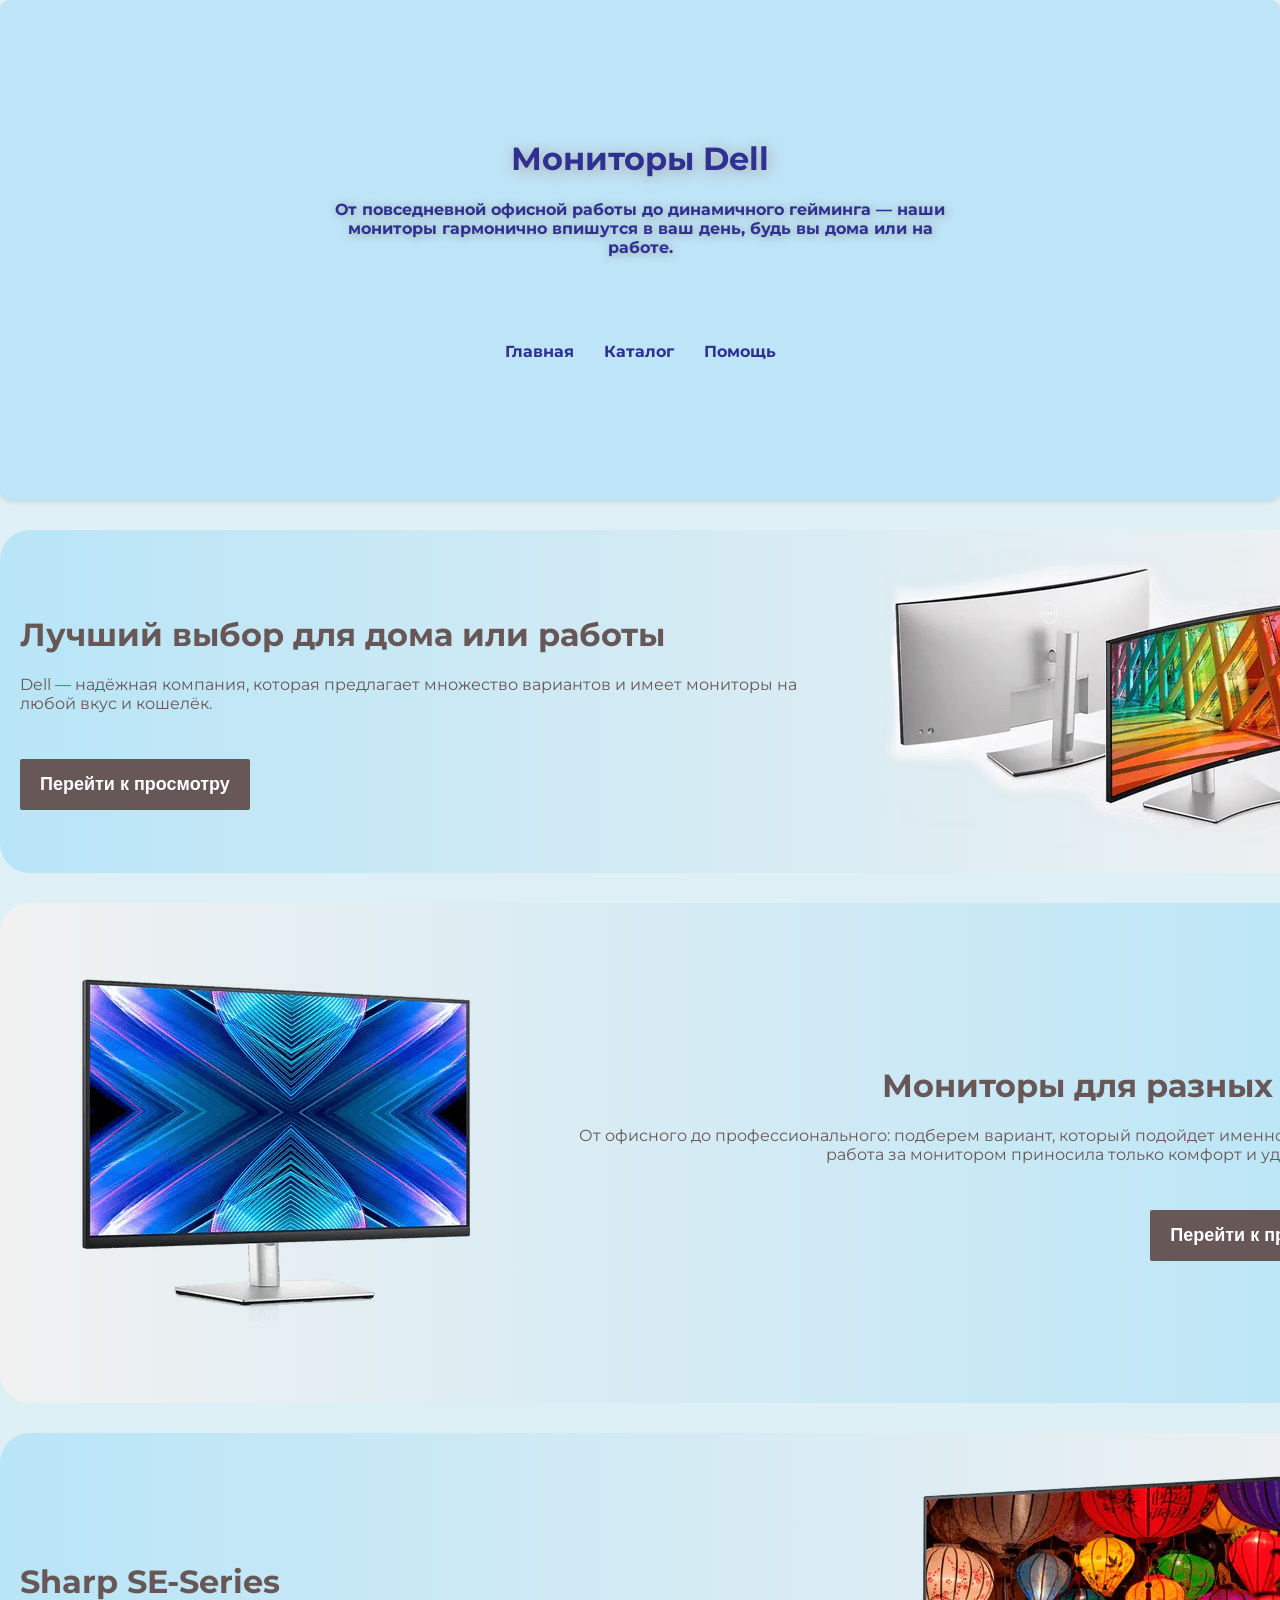
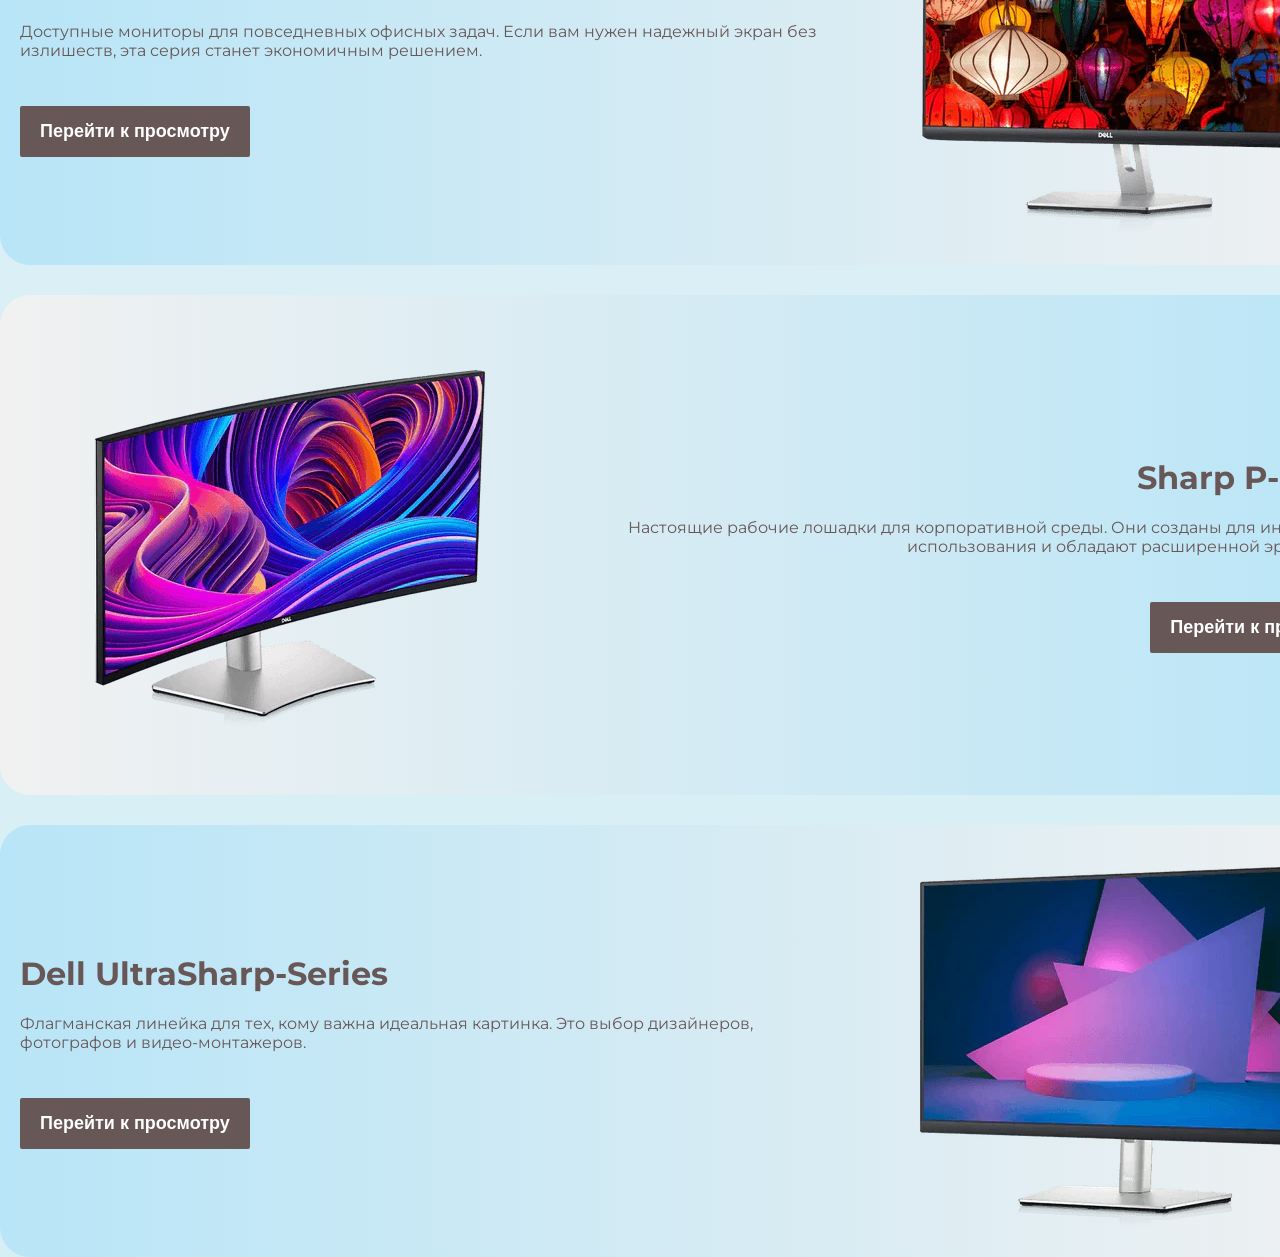
<file: index.html>
<!doctype html>
<html lang="en">
  <head>
    <meta charset="UTF-8" />
    <meta name="viewport" content="width=device-width, initial-scale=1.0" />
    <title>Document</title>
    <link rel="stylesheet" href="styles.css" />
    <link rel="preconnect" href="https://fonts.googleapis.com" />
    <link rel="preconnect" href="https://fonts.gstatic.com" crossorigin />
    <link
      href="https://fonts.googleapis.com/css2?family=Montserrat:wght@400;700&display=swap"
      rel="stylesheet"
    />
  </head>
  <body>
    <header>
      <div class="menu">
        <h1>Мониторы Dell</h1>
        <p>
          От повседневной офисной работы до динамичного гейминга — наши мониторы
          гармонично впишутся в ваш день, будь вы дома или на работе.
        </p>
        <br />
        <div style="justify-content: center" class="hcontainer">
          <div><a href="index.html">Главная</a></div>
          <div><a href="catalog.html">Каталог</a></div>
          <div><a href="form.html">Помощь</a></div>
        </div>
      </div>
    </header>
    <main>
      <div class="container">
        <div class="text">
          <h1>Лучший выбор для дома или работы</h1>
          <p>
            Dell — надёжная компания, которая предлагает множество вариантов и
            имеет мониторы на любой вкус и кошелёк.
          </p>
          <a href="catalog.html"
            ><button class="next">Перейти к просмотру</button></a
          >
        </div>
        <div class="img"><img src="img/st1.webp" /></div>
      </div>
      <div class="container c2">
        <div class="img"><img src="img/st2.webp" /></div>
        <div class="text">
          <h1>Мониторы для разных задач</h1>
          <p>
            От офисного до профессионального: подберем вариант, который подойдет именно вам, чтобы работа за монитором приносила только комфорт и удовольствие.
          </p>
          <a href="catalog.html"
            ><button class="next">Перейти к просмотру</button></a
          >
        </div>
      </div>
      <div class="container">
        <div class="text">
          <h1>Sharp SE-Series</h1>
          <p>
            Доступные мониторы для повседневных офисных задач. Если вам нужен
            надежный экран без излишеств, эта серия станет экономичным решением.
          </p>
          <a href="catalog.html"
            ><button class="next">Перейти к просмотру</button></a
          >
        </div>
        <div class="img"><img src="img/st_s.webp" /></div>
      </div>
      <div class="container c2">
        <div class="img"><img src="img/st_u.webp" /></div>
        <div class="text">
          <h1>Sharp P-Series</h1>
          <p>
            Настоящие рабочие лошадки для корпоративной среды. Они созданы для
            интенсивного использования и обладают расширенной эргономикой.
          </p>
          <a href="catalog.html"
            ><button class="next">Перейти к просмотру</button></a
          >
        </div>
      </div>
      <div class="container">
        <div class="text">
          <h1>Dell UltraSharp-Series</h1>
          <p>
            Флагманская линейка для тех, кому важна идеальная картинка. Это
            выбор дизайнеров, фотографов и видео-монтажеров.
          </p>
          <a href="catalog.html"
            ><button class="next">Перейти к просмотру</button></a
          >
        </div>
        <div class="img"><img src="img/st_p.webp" /></div>
      </div>
    </main>
  </body>
</html>
</file>
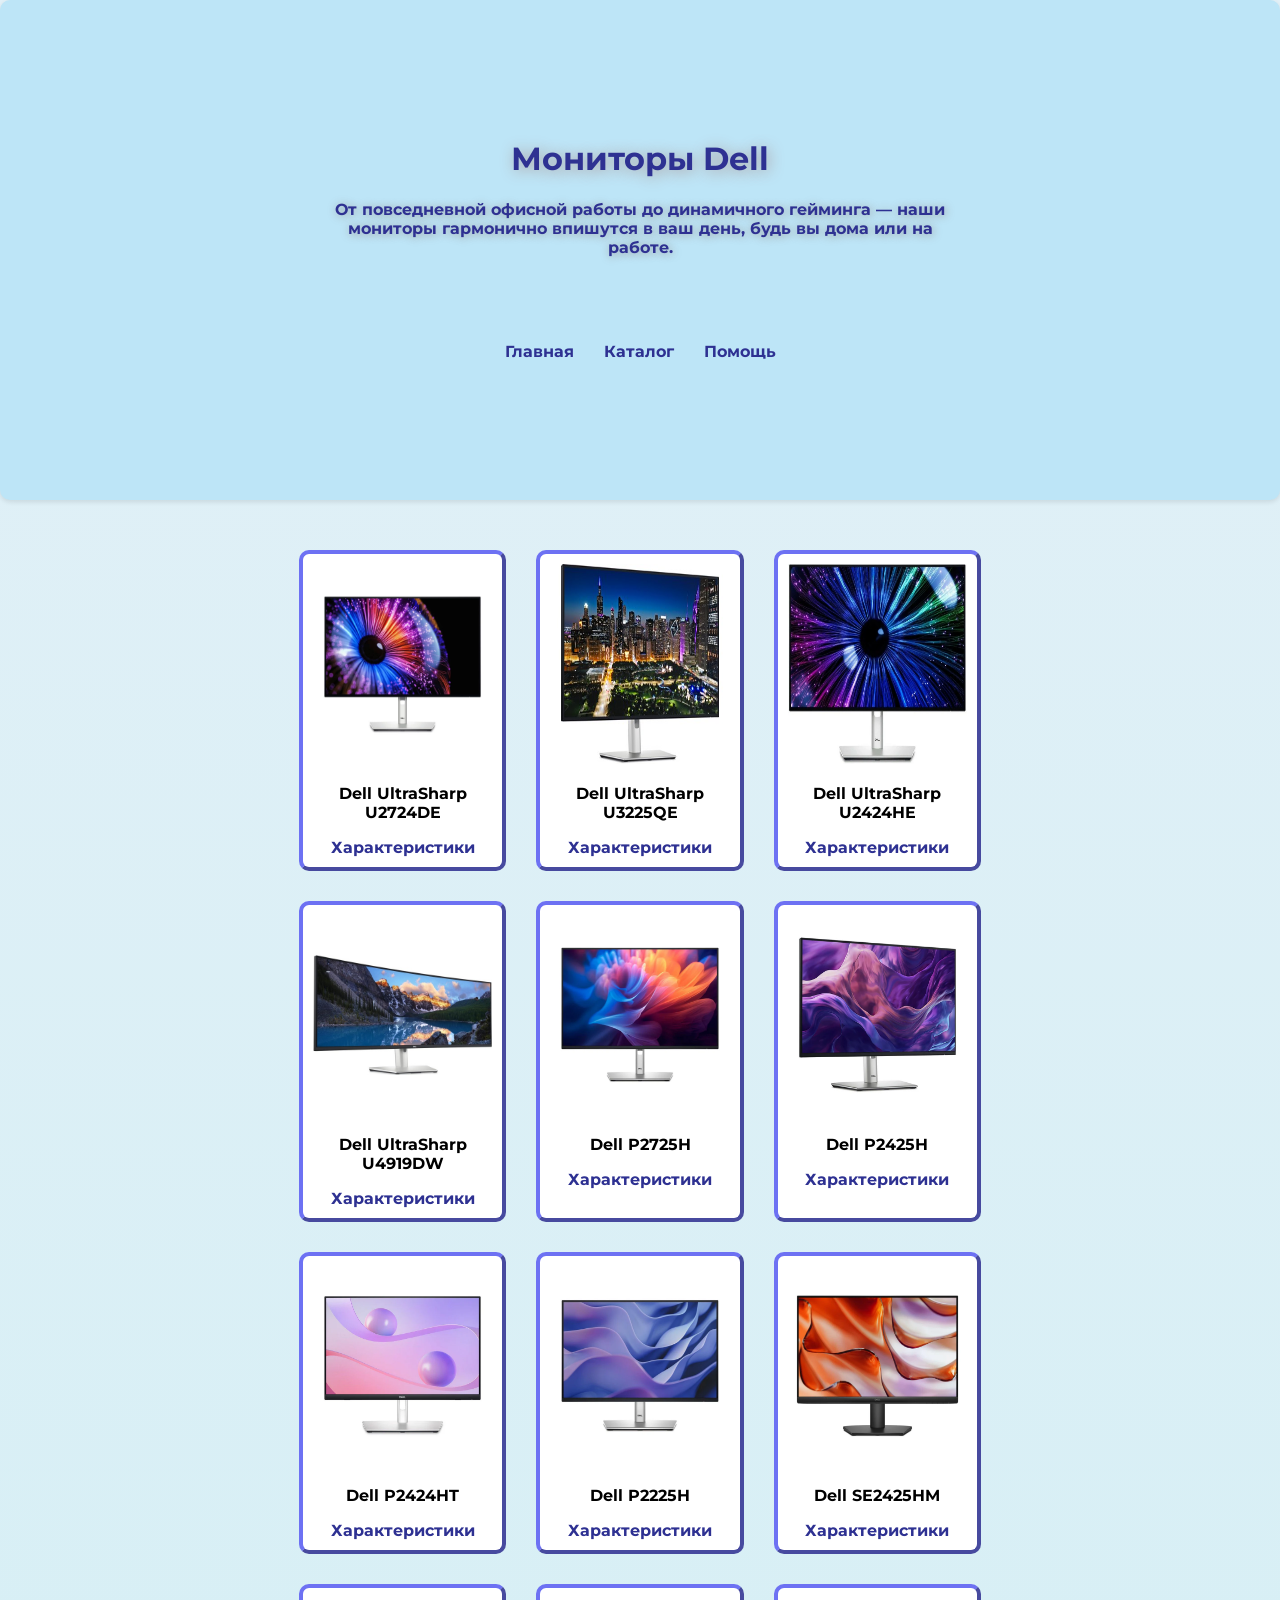
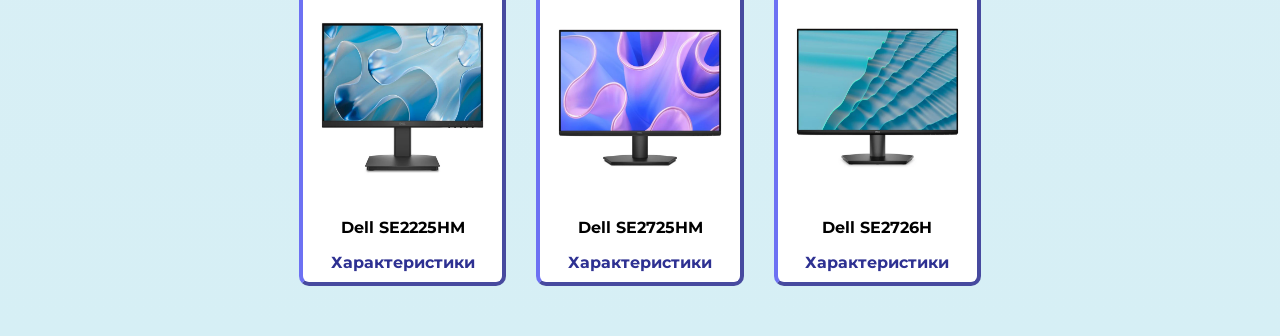
<file: catalog.html>
<!DOCTYPE html>
<html lang="en">
<head>
    <meta charset="UTF-8">
    <meta name="viewport" content="width=device-width, initial-scale=1.0">
    <title>Document</title>
    <link rel="stylesheet" href="catalog.css">
    <link rel="preconnect" href="https://fonts.googleapis.com">
    <link rel="preconnect" href="https://fonts.gstatic.com" crossorigin>
    <link href="https://fonts.googleapis.com/css2?family=Montserrat:wght@400;700&display=swap" rel="stylesheet">
</head>
<body>
<header>
    <div class="menu">
        <h1>Мониторы Dell</h1>
        <p>От повседневной офисной работы до динамичного гейминга — наши мониторы гармонично впишутся в ваш день, будь вы дома или на работе.
        </p>
        <br>
        <div style="justify-content: center;" class=container>
            <div><a href="index.html">Главная</a></div>
            <div><a href="catalog.html">Каталог</a></div>
            <div><a href="form.html">Помощь</a></div>
        </div>
    </div>
</header>    
<main>
    <div class="container">
        <div class="box item1">
            <img src="img/Dell4UltraSharpU2724DE.webp">
            <p>Dell UltraSharp U2724DE</p>
            <a href="Dell4UltraSharpU2724DE.html">Характеристики</a>
        </div>
        <div class="box item2">
            <img src="img/DELL UltraSharp U3225QE.jpg">
            <p>Dell UltraSharp U3225QE</p>
            <a href="Dell3UltraSharpU3225QE.html">Характеристики</a>
        </div>
        <div class="box item3">
            <img src="img/Dell UltraSharp U2424HE.webp">
            <p>Dell UltraSharp U2424HE</p>
            <a href="ultra1sharpu2424he.html">Характеристики</a>
        </div>
        <div class="box item4">
            <img src="img/Dell UltraSharp U4919DW.jpg">
            <p>Dell UltraSharp U4919DW</p>
            <a href="Ultra2SharpU4919DW.html">Характеристики</a>
        </div>
        <div class="box item5">
            <img src="img/Dell P2725H.webp">
            <p>Dell P2725H</p>
            <a href="Dell1P2725H.html">Характеристики</a>
        </div>
        <div class="box item6">
            <img src="img/Dell P2425H.webp">
            <p>Dell P2425H</p>
            <a href="Dell2P2425H.html">Характеристики</a>
        </div>
        <div class="box item7">
            <img src="img/Dell P2424HT.webp">
            <p>Dell P2424HT</p>
            <a href="Dell3P2424HT.html">Характеристики</a>
        </div>
        <div class="box item8">
            <img src="img/Dell P2225H.webp">
            <p>Dell P2225H</p>
            <a href="Dell4P2225H.html">Характеристики</a>
        </div>
        <div class="box item9">
            <img src="img/Dell SE2425HM.webp">
            <p>Dell SE2425HM</p>
            <a href="Dell1SE2425HM.html">Характеристики</a>
        </div>
        <div class="box item10">
            <img src="img/Dell SE2225HM.webp">
            <p>Dell SE2225HM</p>
            <a href="Dell2SE2225HM.html">Характеристики</a>
        </div>
        <div class="box item11">
            <img src="img/Dell SE2725HM.webp">
            <p>Dell SE2725HM</p>
            <a href="Dell3SE2725HM.html">Характеристики</a>
        </div>
        <div class="box item12">
            <img src="img/Dell SE2726H.webp">
            <p>Dell SE2726H</p>
            <a href="Dell4SE2726H.html">Характеристики</a>
        </div>
    </div>
</main>

</body>
</html>
</file>
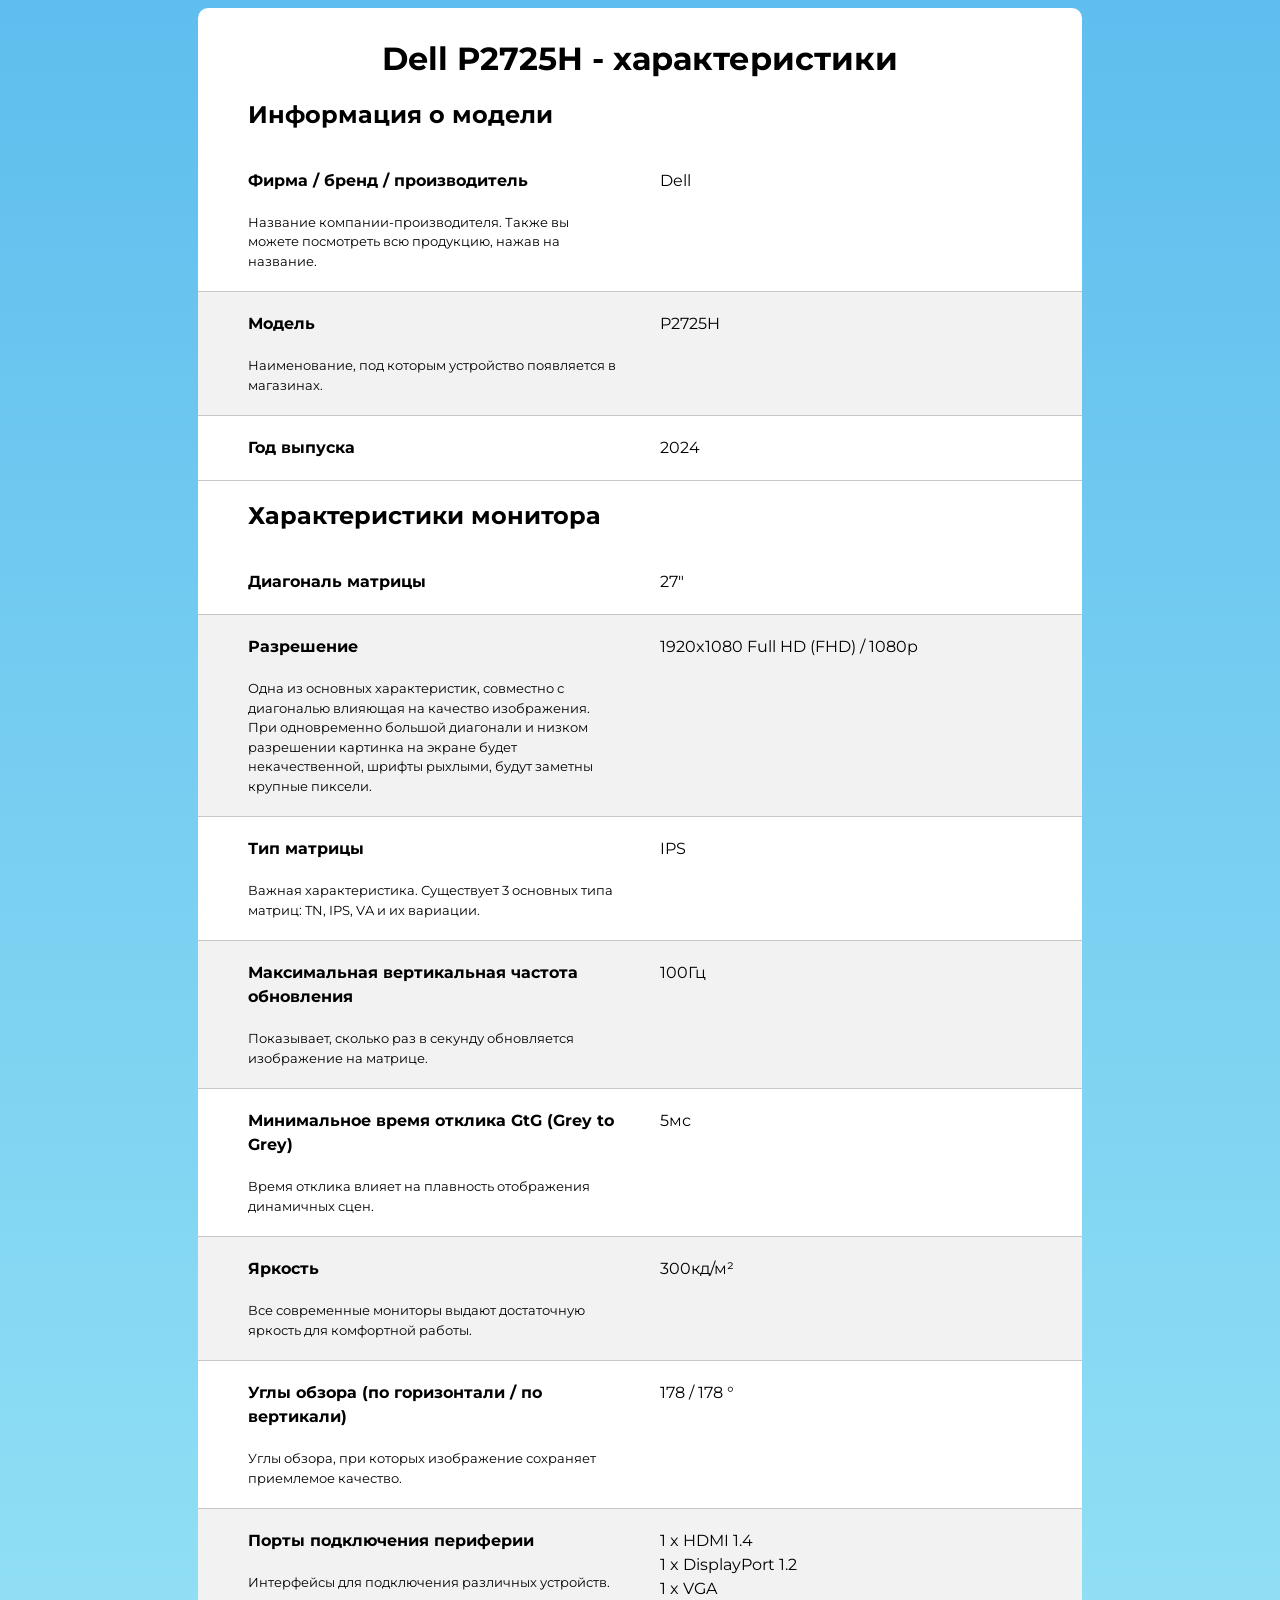
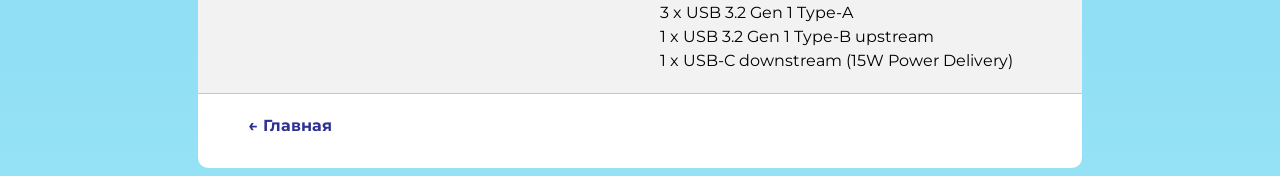
<file: Dell1P2725H.html>
<!DOCTYPE html>
<html lang="ru">
<head>
    <meta charset="UTF-8">
    <meta name="viewport" content="width=device-width, initial-scale=1.0">
    <title>Dell P2725H</title>
    <link rel="stylesheet" href="style_for_char.css">
    <link rel="preconnect" href="https://fonts.googleapis.com">
    <link rel="preconnect" href="https://fonts.gstatic.com" crossorigin>
    <link href="https://fonts.googleapis.com/css2?family=Montserrat:wght@400;700&display=swap" rel="stylesheet">
</head>
<body>
    <main>
        <div class="line">

            <h1>Dell P2725H - характеристики</h1>
            <h2>Информация о модели</h2>

            <div class="container">
                <div class="box">
                    <p class="text">Фирма / бренд / производитель</p>
                    <p class="small_text">Название компании-производителя. Также вы можете посмотреть всю продукцию, нажав на название.</p>
                </div>
                <div class="box">
                    <p>Dell</p>
                </div>
            </div>

            <div class="container gr">
                <div class="box">
                    <p class="text">Модель</p>
                    <p class="small_text">Наименование, под которым устройство появляется в магазинах.</p>
                </div>
                <div class="box">
                    <p>P2725H</p>
                </div>
            </div>

            <div class="container">
                <div class="box">
                    <p class="text">Год выпуска</p>
                    <p class="small_text"></p>
                </div>
                <div class="box">
                    <p>2024</p>
                </div>
            </div>

            <h2>Характеристики монитора</h2>

            <div class="container">
                <div class="box">
                    <p class="text">Диагональ матрицы</p>
                    <p class="small_text"></p>
                </div>
                <div class="box">
                    <p>27"</p>
                </div>
            </div>

            <div class="container gr">
                <div class="box">
                    <p class="text">Разрешение</p>
                    <p class="small_text">
                        Одна из основных характеристик, совместно с диагональю влияющая на качество изображения.
                        При одновременно большой диагонали и низком разрешении картинка на экране будет некачественной,
                        шрифты рыхлыми, будут заметны крупные пиксели.
                    </p>
                </div>
                <div class="box">
                    <p>1920x1080 Full HD (FHD) / 1080p</p>
                </div>
            </div>

            <div class="container">
                <div class="box">
                    <p class="text">Тип матрицы</p>
                    <p class="small_text">
                        Важная характеристика. Существует 3 основных типа матриц: TN, IPS, VA и их вариации.
                    </p>
                </div>
                <div class="box">
                    <p>IPS</p>
                </div>
            </div>

            <div class="container gr">
                <div class="box">
                    <p class="text">Максимальная вертикальная частота обновления</p>
                    <p class="small_text">
                        Показывает, сколько раз в секунду обновляется изображение на матрице.
                    </p>
                </div>
                <div class="box">
                    <p>100Гц</p>
                </div>
            </div>

            <div class="container">
                <div class="box">
                    <p class="text">Минимальное время отклика GtG (Grey to Grey)</p>
                    <p class="small_text">
                        Время отклика влияет на плавность отображения динамичных сцен.
                    </p>
                </div>
                <div class="box">
                    <p>5мс</p>
                </div>
            </div>

            <div class="container gr">
                <div class="box">
                    <p class="text">Яркость</p>
                    <p class="small_text">
                        Все современные мониторы выдают достаточную яркость для комфортной работы.
                    </p>
                </div>
                <div class="box">
                    <p>300кд/м²</p>
                </div>
            </div>

            <div class="container">
                <div class="box">
                    <p class="text">Углы обзора (по горизонтали / по вертикали)</p>
                    <p class="small_text">
                        Углы обзора, при которых изображение сохраняет приемлемое качество.
                    </p>
                </div>
                <div class="box">
                    <p>178 / 178 °</p>
                </div>
            </div>

            <div class="container gr">
                <div class="box">
                    <p class="text">Порты подключения периферии</p>
                    <p class="small_text">
                        Интерфейсы для подключения различных устройств.
                    </p>
                </div>
                <div class="box">
                    <p>
                        1 x HDMI 1.4<br>
                        1 x DisplayPort 1.2<br>
                        1 x VGA<br>
                        3 x USB 3.2 Gen 1 Type-A<br>
                        1 x USB 3.2 Gen 1 Type-B upstream<br>
                        1 x USB-C downstream (15W Power Delivery)
                    </p>
                </div>
            </div>

            <div class="container">
                <div class="box">
                    <p><a href="index.html" class="link">&larr; Главная</a></p>
                </div>
            </div>
        </div>
    </main>
</body>
</html>
</file>
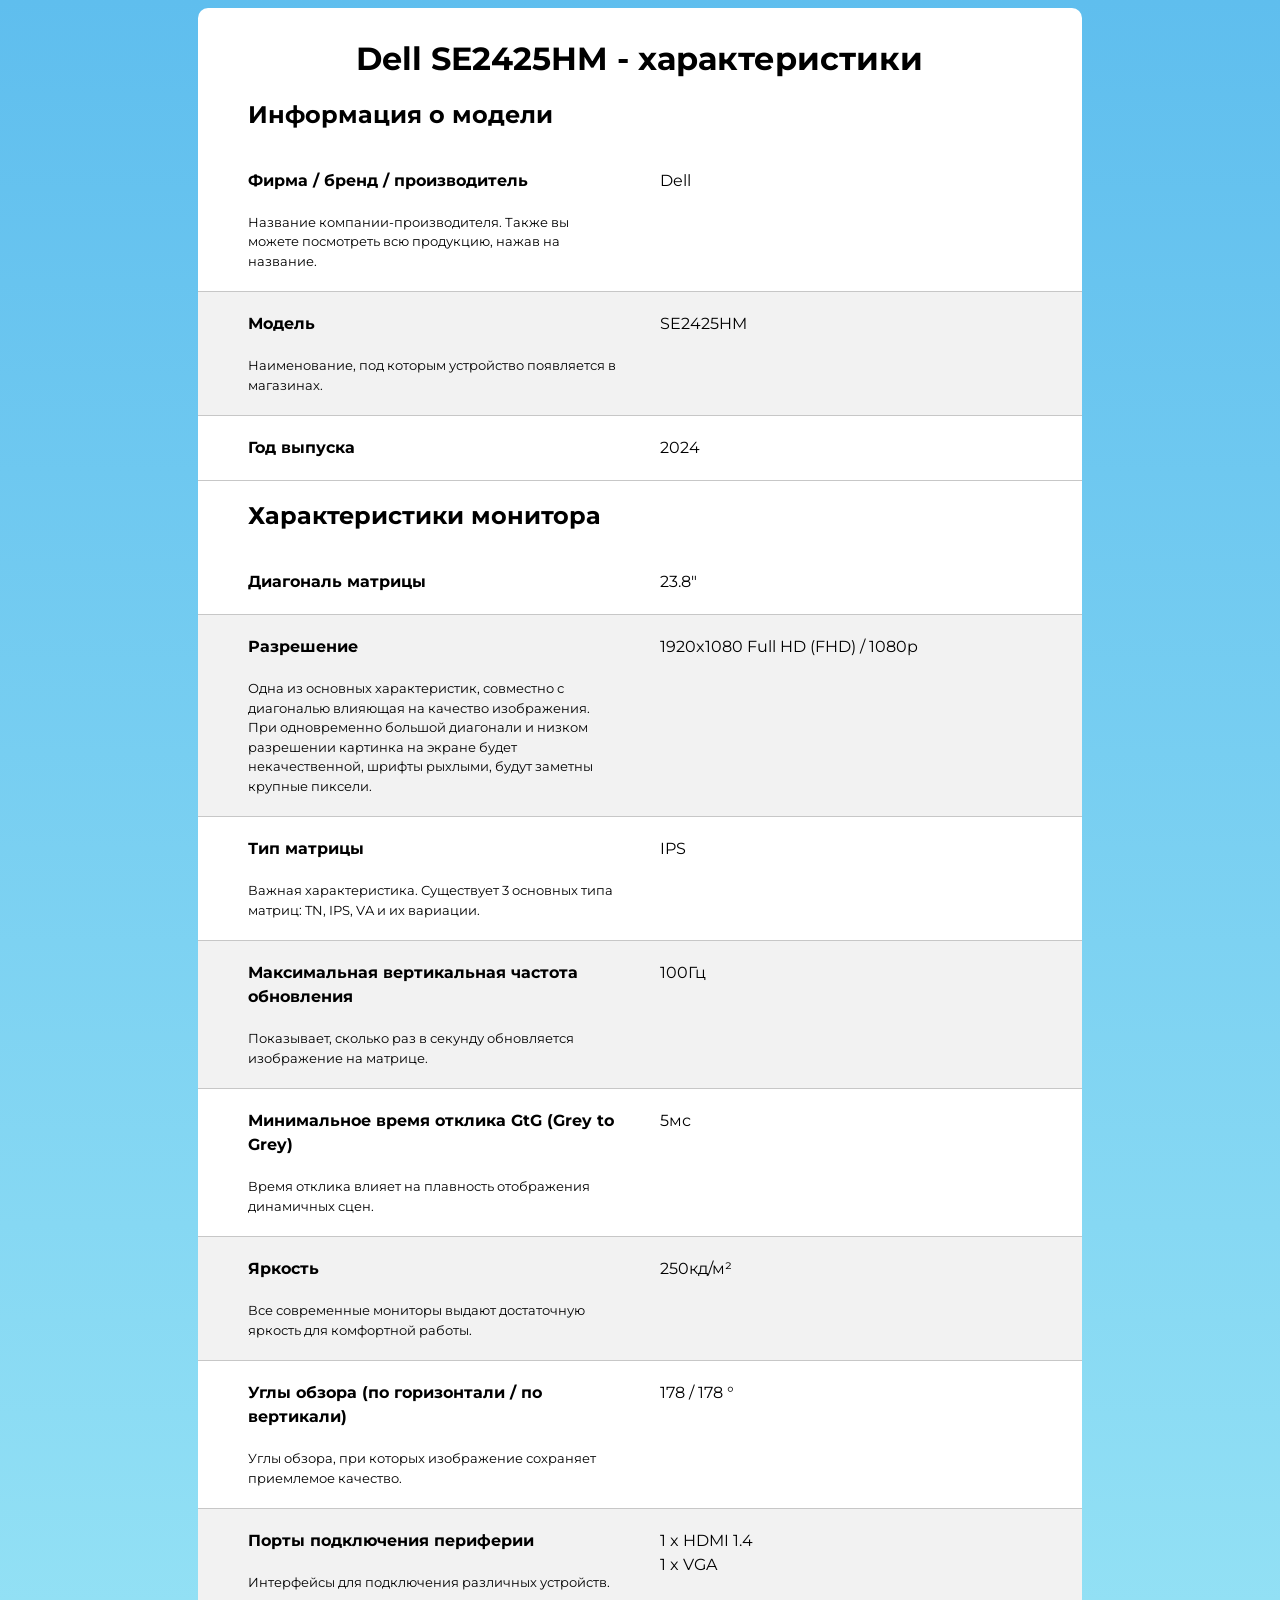
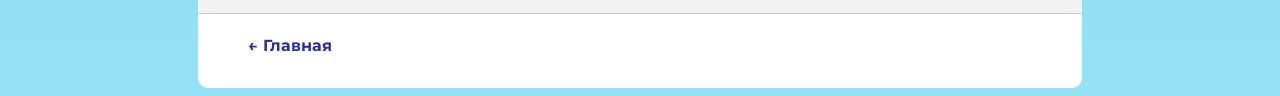
<file: Dell1SE2425HM.html>
<!DOCTYPE html>
<html lang="ru">
<head>
    <meta charset="UTF-8">
    <meta name="viewport" content="width=device-width, initial-scale=1.0">
    <title>Dell SE2425HM</title>
    <link rel="stylesheet" href="style_for_char.css">
    <link rel="preconnect" href="https://fonts.googleapis.com">
    <link rel="preconnect" href="https://fonts.gstatic.com" crossorigin>
    <link href="https://fonts.googleapis.com/css2?family=Montserrat:wght@400;700&display=swap" rel="stylesheet">
</head>
<body>
    <main>
        <div class="line">

            <h1>Dell SE2425HM - характеристики</h1>
            <h2>Информация о модели</h2>

            <div class="container">
                <div class="box">
                    <p class="text">Фирма / бренд / производитель</p>
                    <p class="small_text">
                        Название компании-производителя. Также вы можете посмотреть всю продукцию, нажав на название.
                    </p>
                </div>
                <div class="box">
                    <p>Dell</p>
                </div>
            </div>

            <div class="container gr">
                <div class="box">
                    <p class="text">Модель</p>
                    <p class="small_text">
                        Наименование, под которым устройство появляется в магазинах.
                    </p>
                </div>
                <div class="box">
                    <p>SE2425HM</p>
                </div>
            </div>

            <div class="container">
                <div class="box">
                    <p class="text">Год выпуска</p>
                    <p class="small_text"></p>
                </div>
                <div class="box">
                    <p>2024</p>
                </div>
            </div>

            <h2>Характеристики монитора</h2>

            <div class="container">
                <div class="box">
                    <p class="text">Диагональ матрицы</p>
                    <p class="small_text"></p>
                </div>
                <div class="box">
                    <p>23.8"</p>
                </div>
            </div>

            <div class="container gr">
                <div class="box">
                    <p class="text">Разрешение</p>
                    <p class="small_text">
                        Одна из основных характеристик, совместно с диагональю влияющая на качество изображения.
                        При одновременно большой диагонали и низком разрешении картинка на экране будет некачественной,
                        шрифты рыхлыми, будут заметны крупные пиксели.
                    </p>
                </div>
                <div class="box">
                    <p>1920x1080 Full HD (FHD) / 1080p</p>
                </div>
            </div>

            <div class="container">
                <div class="box">
                    <p class="text">Тип матрицы</p>
                    <p class="small_text">
                        Важная характеристика. Существует 3 основных типа матриц: TN, IPS, VA и их вариации.
                    </p>
                </div>
                <div class="box">
                    <p>IPS</p>
                </div>
            </div>

            <div class="container gr">
                <div class="box">
                    <p class="text">Максимальная вертикальная частота обновления</p>
                    <p class="small_text">
                        Показывает, сколько раз в секунду обновляется изображение на матрице.
                    </p>
                </div>
                <div class="box">
                    <p>100Гц</p>
                </div>
            </div>

            <div class="container">
                <div class="box">
                    <p class="text">Минимальное время отклика GtG (Grey to Grey)</p>
                    <p class="small_text">
                        Время отклика влияет на плавность отображения динамичных сцен.
                    </p>
                </div>
                <div class="box">
                    <p>5мс</p>
                </div>
            </div>

            <div class="container gr">
                <div class="box">
                    <p class="text">Яркость</p>
                    <p class="small_text">
                        Все современные мониторы выдают достаточную яркость для комфортной работы.
                    </p>
                </div>
                <div class="box">
                    <p>250кд/м²</p>
                </div>
            </div>

            <div class="container">
                <div class="box">
                    <p class="text">Углы обзора (по горизонтали / по вертикали)</p>
                    <p class="small_text">
                        Углы обзора, при которых изображение сохраняет приемлемое качество.
                    </p>
                </div>
                <div class="box">
                    <p>178 / 178 °</p>
                </div>
            </div>

            <div class="container gr">
                <div class="box">
                    <p class="text">Порты подключения периферии</p>
                    <p class="small_text">
                        Интерфейсы для подключения различных устройств.
                    </p>
                </div>
                <div class="box">
                    <p>
                        1 x HDMI 1.4<br>
                        1 x VGA
                    </p>
                </div>
            </div>

            <div class="container">
                <div class="box">
                    <p><a href="index.html" class="link">&larr; Главная</a></p>
                </div>
            </div>
        </div>
    </main>
</body>
</html>
</file>
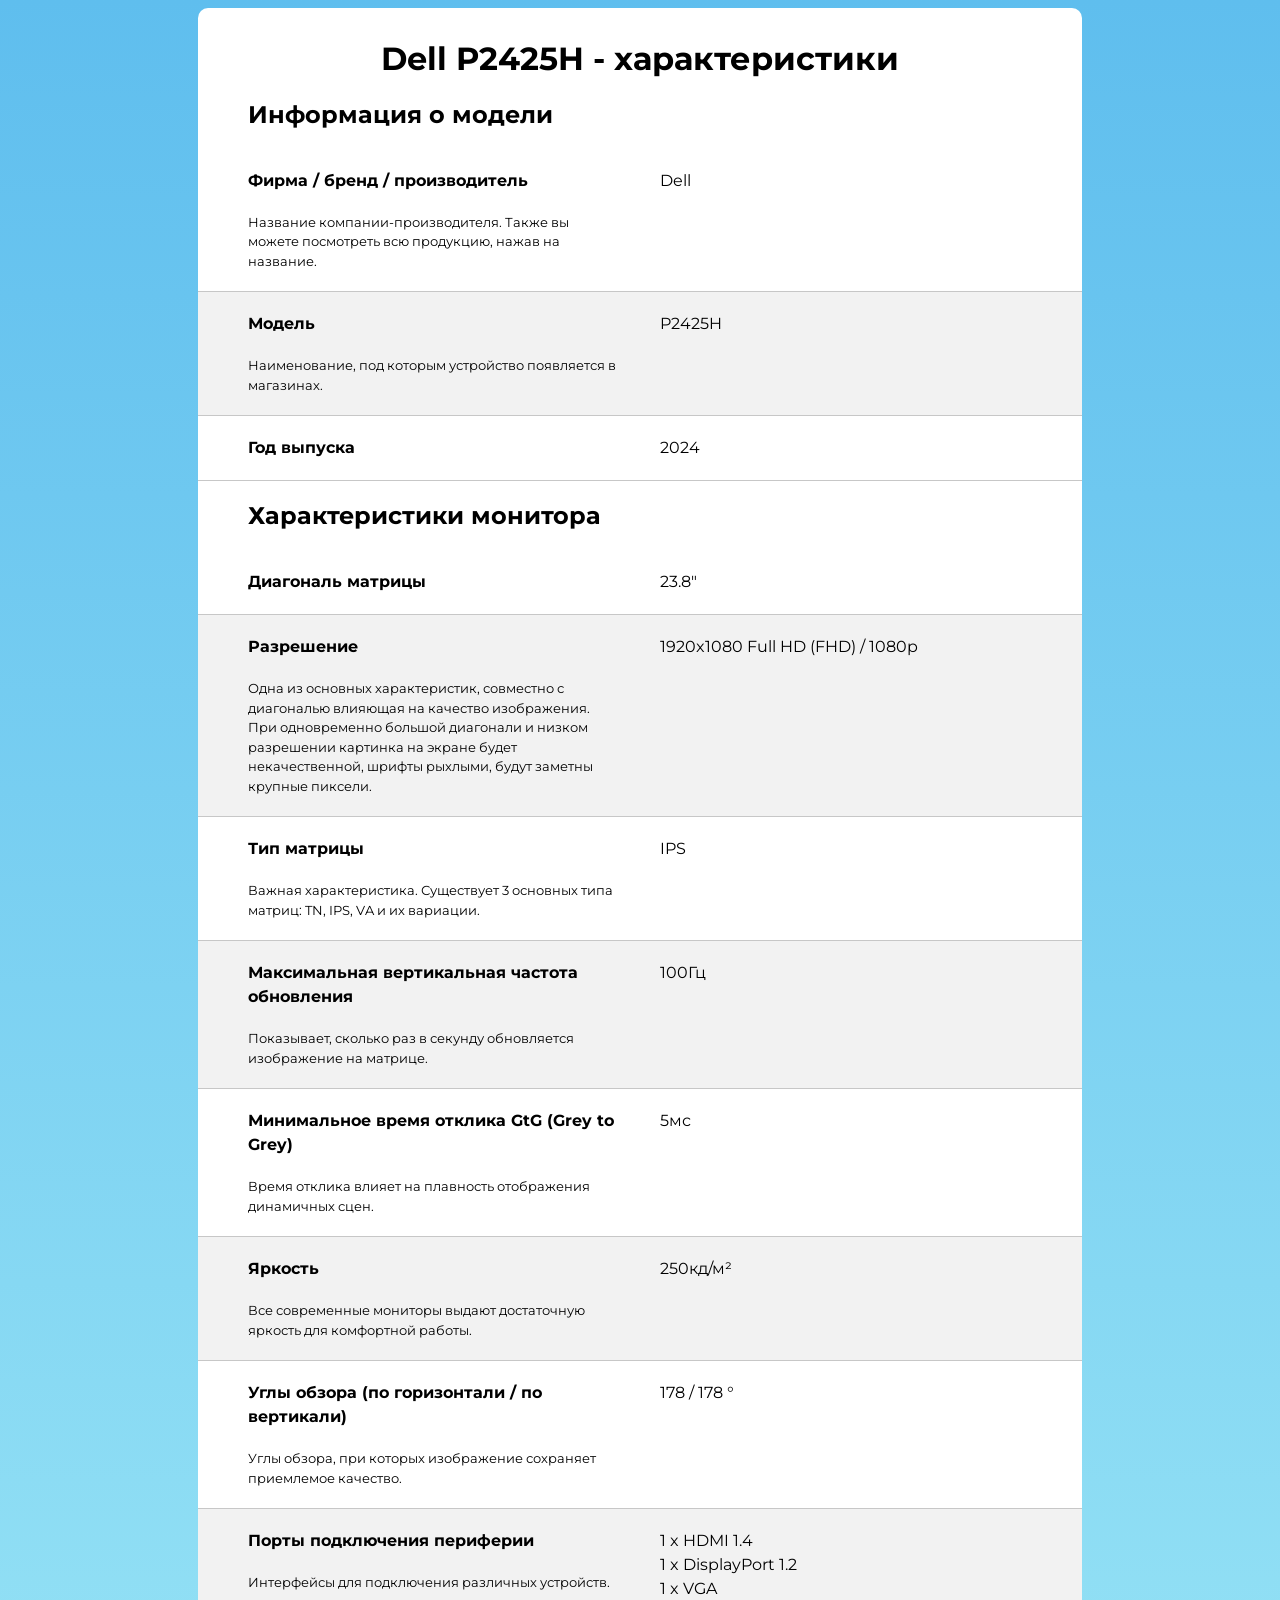
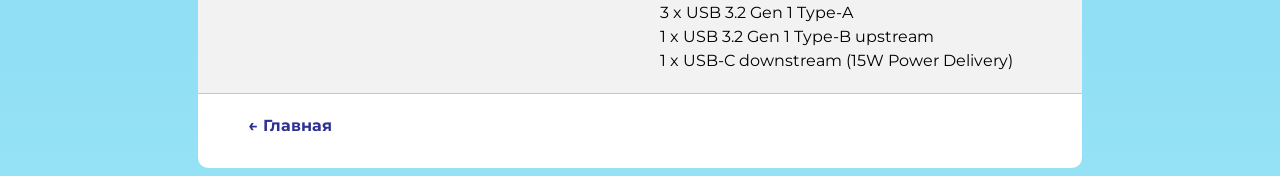
<file: Dell2P2425H.html>
<!DOCTYPE html>
<html lang="ru">
<head>
    <meta charset="UTF-8">
    <meta name="viewport" content="width=device-width, initial-scale=1.0">
    <title>Dell P2425H</title>
    <link rel="stylesheet" href="style_for_char.css">
    <link rel="preconnect" href="https://fonts.googleapis.com">
    <link rel="preconnect" href="https://fonts.gstatic.com" crossorigin>
    <link href="https://fonts.googleapis.com/css2?family=Montserrat:wght@400;700&display=swap" rel="stylesheet">
</head>
<body>
    <main>
        <div class="line">

            <h1>Dell P2425H - характеристики</h1>
            <h2>Информация о модели</h2>

            <div class="container">
                <div class="box">
                    <p class="text">Фирма / бренд / производитель</p>
                    <p class="small_text">Название компании-производителя. Также вы можете посмотреть всю продукцию, нажав на название.</p>
                </div>
                <div class="box">
                    <p>Dell</p>
                </div>
            </div>

            <div class="container gr">
                <div class="box">
                    <p class="text">Модель</p>
                    <p class="small_text">Наименование, под которым устройство появляется в магазинах.</p>
                </div>
                <div class="box">
                    <p>P2425H</p>
                </div>
            </div>

            <div class="container">
                <div class="box">
                    <p class="text">Год выпуска</p>
                    <p class="small_text"></p>
                </div>
                <div class="box">
                    <p>2024</p>
                </div>
            </div>

            <h2>Характеристики монитора</h2>

            <div class="container">
                <div class="box">
                    <p class="text">Диагональ матрицы</p>
                    <p class="small_text"></p>
                </div>
                <div class="box">
                    <p>23.8"</p>
                </div>
            </div>

            <div class="container gr">
                <div class="box">
                    <p class="text">Разрешение</p>
                    <p class="small_text">
                        Одна из основных характеристик, совместно с диагональю влияющая на качество изображения.
                        При одновременно большой диагонали и низком разрешении картинка на экране будет некачественной,
                        шрифты рыхлыми, будут заметны крупные пиксели.
                    </p>
                </div>
                <div class="box">
                    <p>1920x1080 Full HD (FHD) / 1080p</p>
                </div>
            </div>

            <div class="container">
                <div class="box">
                    <p class="text">Тип матрицы</p>
                    <p class="small_text">
                        Важная характеристика. Существует 3 основных типа матриц: TN, IPS, VA и их вариации.
                    </p>
                </div>
                <div class="box">
                    <p>IPS</p>
                </div>
            </div>

            <div class="container gr">
                <div class="box">
                    <p class="text">Максимальная вертикальная частота обновления</p>
                    <p class="small_text">
                        Показывает, сколько раз в секунду обновляется изображение на матрице.
                    </p>
                </div>
                <div class="box">
                    <p>100Гц</p>
                </div>
            </div>

            <div class="container">
                <div class="box">
                    <p class="text">Минимальное время отклика GtG (Grey to Grey)</p>
                    <p class="small_text">
                        Время отклика влияет на плавность отображения динамичных сцен.
                    </p>
                </div>
                <div class="box">
                    <p>5мс</p>
                </div>
            </div>

            <div class="container gr">
                <div class="box">
                    <p class="text">Яркость</p>
                    <p class="small_text">
                        Все современные мониторы выдают достаточную яркость для комфортной работы.
                    </p>
                </div>
                <div class="box">
                    <p>250кд/м²</p>
                </div>
            </div>

            <div class="container">
                <div class="box">
                    <p class="text">Углы обзора (по горизонтали / по вертикали)</p>
                    <p class="small_text">
                        Углы обзора, при которых изображение сохраняет приемлемое качество.
                    </p>
                </div>
                <div class="box">
                    <p>178 / 178 °</p>
                </div>
            </div>

            <div class="container gr">
                <div class="box">
                    <p class="text">Порты подключения периферии</p>
                    <p class="small_text">
                        Интерфейсы для подключения различных устройств.
                    </p>
                </div>
                <div class="box">
                    <p>
                        1 x HDMI 1.4<br>
                        1 x DisplayPort 1.2<br>
                        1 x VGA<br>
                        3 x USB 3.2 Gen 1 Type-A<br>
                        1 x USB 3.2 Gen 1 Type-B upstream<br>
                        1 x USB-C downstream (15W Power Delivery)
                    </p>
                </div>
            </div>

            <div class="container">
                <div class="box">
                    <p><a href="index.html" class="link">&larr; Главная</a></p>
                </div>
            </div>
        </div>
    </main>
</body>
</html>
</file>
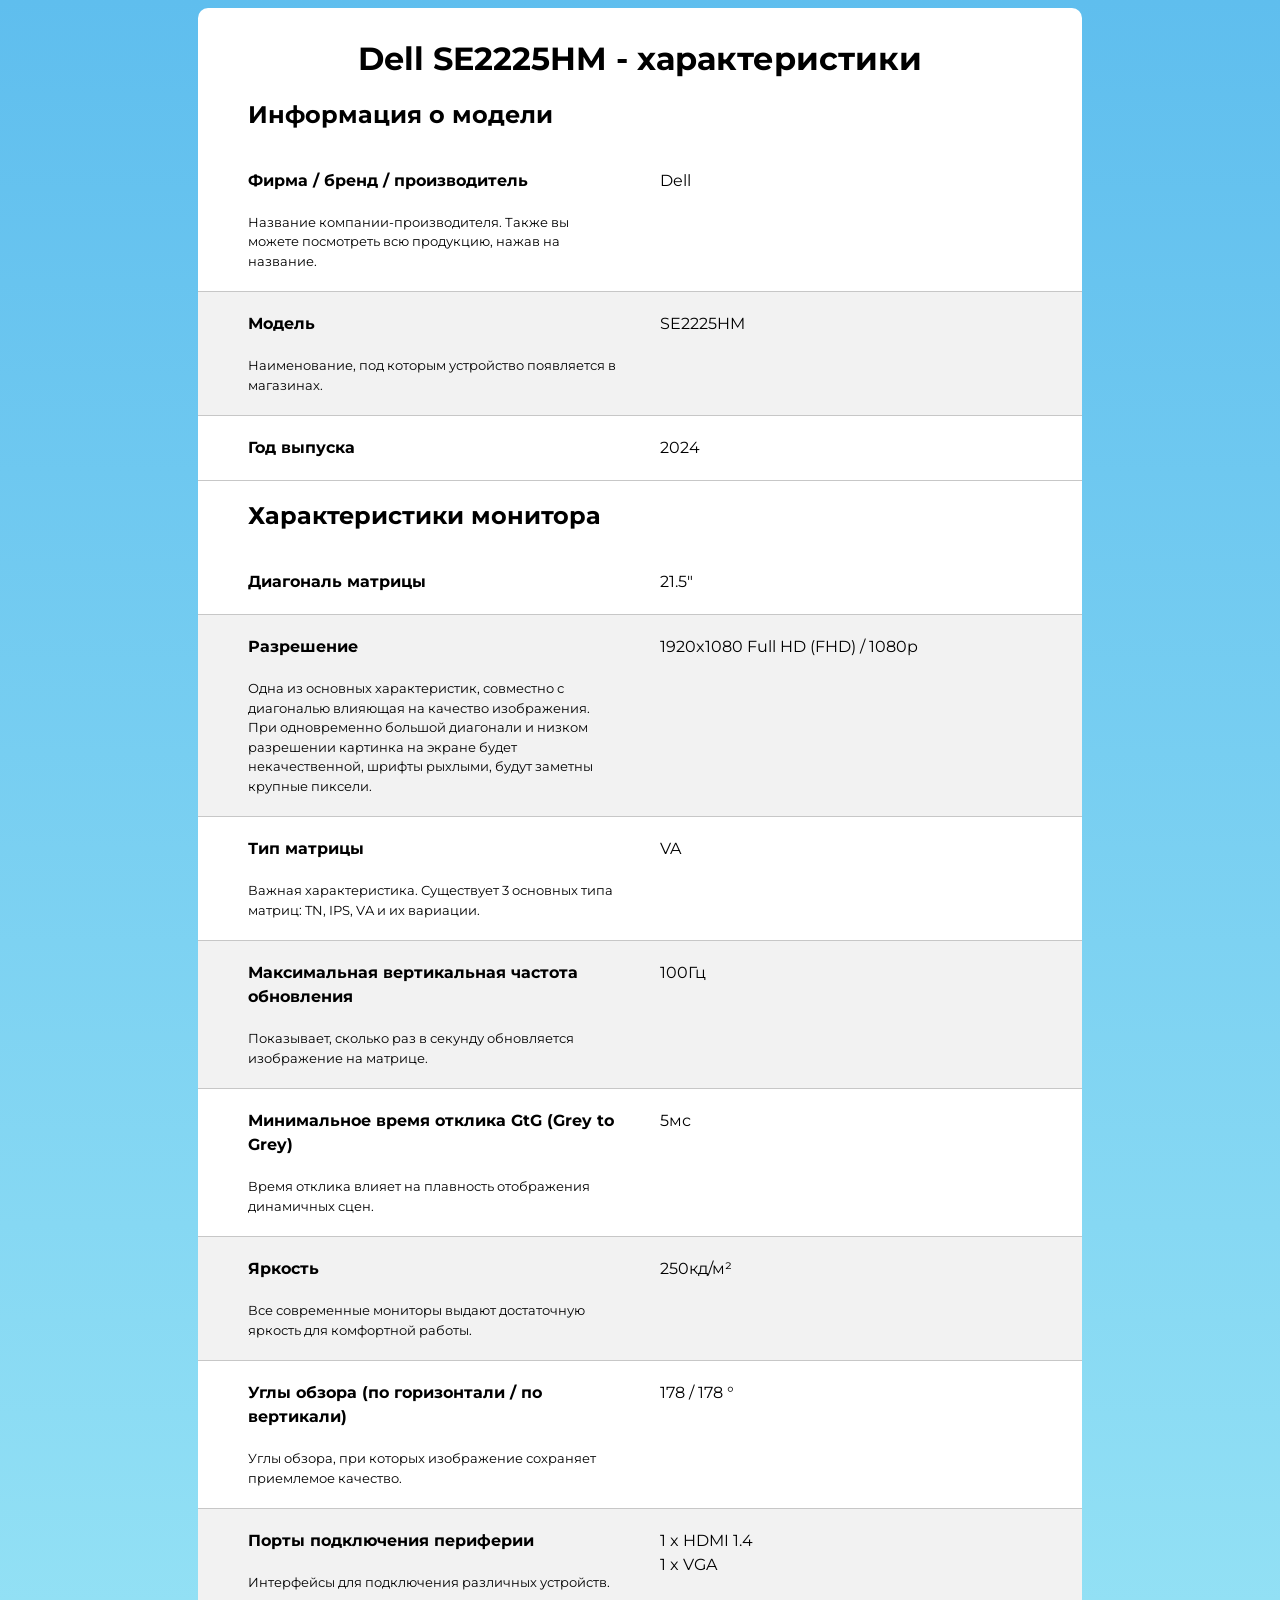
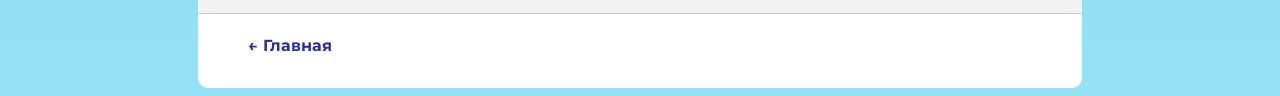
<file: Dell2SE2225HM.html>
<!DOCTYPE html>
<html lang="ru">
<head>
    <meta charset="UTF-8">
    <meta name="viewport" content="width=device-width, initial-scale=1.0">
    <title>Dell SE2225HM</title>
    <link rel="stylesheet" href="style_for_char.css">
    <link rel="preconnect" href="https://fonts.googleapis.com">
    <link rel="preconnect" href="https://fonts.gstatic.com" crossorigin>
    <link href="https://fonts.googleapis.com/css2?family=Montserrat:wght@400;700&display=swap" rel="stylesheet">
</head>
<body>
    <main>
        <div class="line">

            <h1>Dell SE2225HM - характеристики</h1>
            <h2>Информация о модели</h2>

            <div class="container">
                <div class="box">
                    <p class="text">Фирма / бренд / производитель</p>
                    <p class="small_text">
                        Название компании-производителя. Также вы можете посмотреть всю продукцию, нажав на название.
                    </p>
                </div>
                <div class="box">
                    <p>Dell</p>
                </div>
            </div>

            <div class="container gr">
                <div class="box">
                    <p class="text">Модель</p>
                    <p class="small_text">
                        Наименование, под которым устройство появляется в магазинах.
                    </p>
                </div>
                <div class="box">
                    <p>SE2225HM</p>
                </div>
            </div>

            <div class="container">
                <div class="box">
                    <p class="text">Год выпуска</p>
                    <p class="small_text"></p>
                </div>
                <div class="box">
                    <p>2024</p>
                </div>
            </div>

            <h2>Характеристики монитора</h2>

            <div class="container">
                <div class="box">
                    <p class="text">Диагональ матрицы</p>
                    <p class="small_text"></p>
                </div>
                <div class="box">
                    <p>21.5"</p>
                </div>
            </div>

            <div class="container gr">
                <div class="box">
                    <p class="text">Разрешение</p>
                    <p class="small_text">
                        Одна из основных характеристик, совместно с диагональю влияющая на качество изображения.
                        При одновременно большой диагонали и низком разрешении картинка на экране будет некачественной,
                        шрифты рыхлыми, будут заметны крупные пиксели.
                    </p>
                </div>
                <div class="box">
                    <p>1920x1080 Full HD (FHD) / 1080p</p>
                </div>
            </div>

            <div class="container">
                <div class="box">
                    <p class="text">Тип матрицы</p>
                    <p class="small_text">
                        Важная характеристика. Существует 3 основных типа матриц: TN, IPS, VA и их вариации.
                    </p>
                </div>
                <div class="box">
                    <p>VA</p>
                </div>
            </div>

            <div class="container gr">
                <div class="box">
                    <p class="text">Максимальная вертикальная частота обновления</p>
                    <p class="small_text">
                        Показывает, сколько раз в секунду обновляется изображение на матрице.
                    </p>
                </div>
                <div class="box">
                    <p>100Гц</p>
                </div>
            </div>

            <div class="container">
                <div class="box">
                    <p class="text">Минимальное время отклика GtG (Grey to Grey)</p>
                    <p class="small_text">
                        Время отклика влияет на плавность отображения динамичных сцен.
                    </p>
                </div>
                <div class="box">
                    <p>5мс</p>
                </div>
            </div>

            <div class="container gr">
                <div class="box">
                    <p class="text">Яркость</p>
                    <p class="small_text">
                        Все современные мониторы выдают достаточную яркость для комфортной работы.
                    </p>
                </div>
                <div class="box">
                    <p>250кд/м²</p>
                </div>
            </div>

            <div class="container">
                <div class="box">
                    <p class="text">Углы обзора (по горизонтали / по вертикали)</p>
                    <p class="small_text">
                        Углы обзора, при которых изображение сохраняет приемлемое качество.
                    </p>
                </div>
                <div class="box">
                    <p>178 / 178 °</p>
                </div>
            </div>

            <div class="container gr">
                <div class="box">
                    <p class="text">Порты подключения периферии</p>
                    <p class="small_text">
                        Интерфейсы для подключения различных устройств.
                    </p>
                </div>
                <div class="box">
                    <p>
                        1 x HDMI 1.4<br>
                        1 x VGA
                    </p>
                </div>
            </div>

            <div class="container">
                <div class="box">
                    <p><a href="index.html" class="link">&larr; Главная</a></p>
                </div>
            </div>
        </div>
    </main>
</body>
</html>
</file>
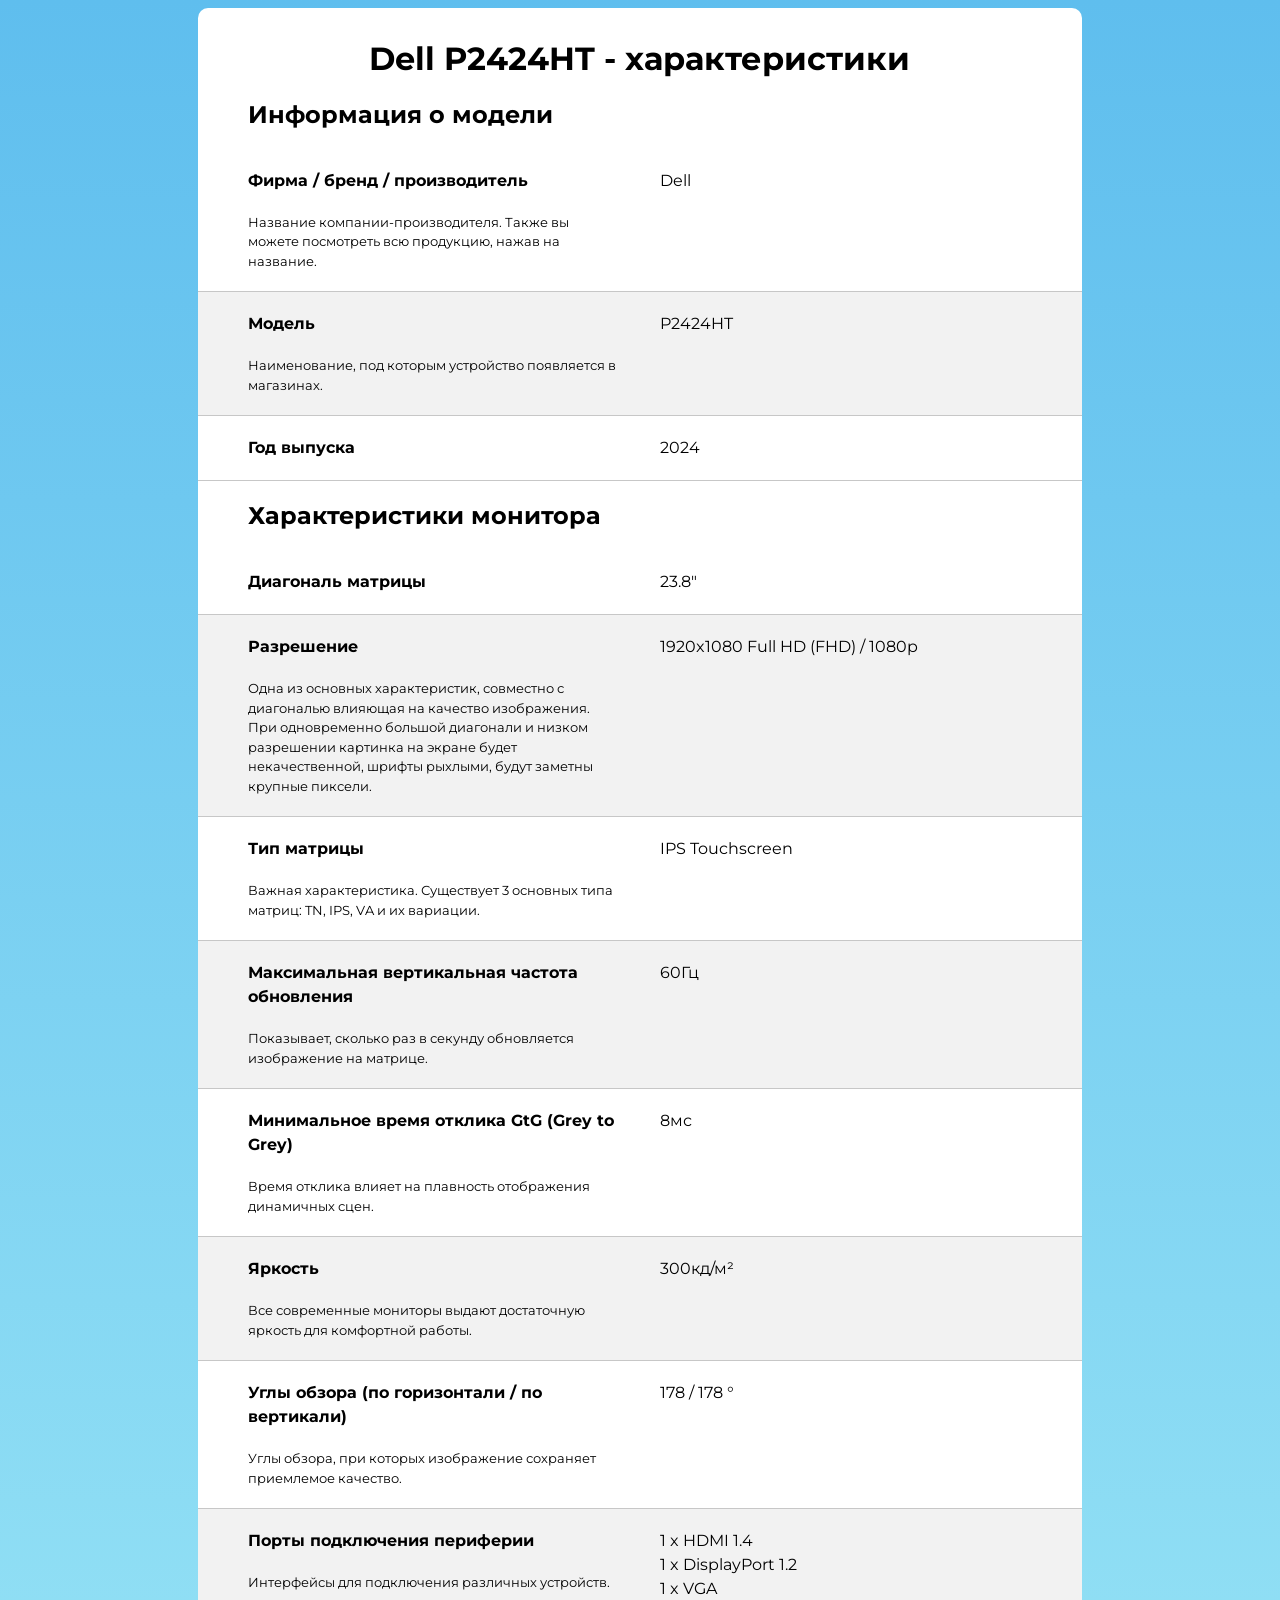
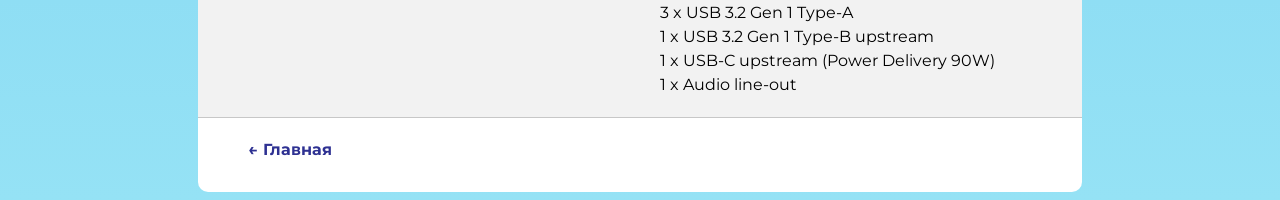
<file: Dell3P2424HT.html>
<!DOCTYPE html>
<html lang="ru">
<head>
    <meta charset="UTF-8">
    <meta name="viewport" content="width=device-width, initial-scale=1.0">
    <title>Dell P2424HT</title>
    <link rel="stylesheet" href="style_for_char.css">
    <link rel="preconnect" href="https://fonts.googleapis.com">
    <link rel="preconnect" href="https://fonts.gstatic.com" crossorigin>
    <link href="https://fonts.googleapis.com/css2?family=Montserrat:wght@400;700&display=swap" rel="stylesheet">
</head>
<body>
    <main>
        <div class="line">

            <h1>Dell P2424HT - характеристики</h1>
            <h2>Информация о модели</h2>

            <div class="container">
                <div class="box">
                    <p class="text">Фирма / бренд / производитель</p>
                    <p class="small_text">
                        Название компании-производителя. Также вы можете посмотреть всю продукцию, нажав на название.
                    </p>
                </div>
                <div class="box">
                    <p>Dell</p>
                </div>
            </div>

            <div class="container gr">
                <div class="box">
                    <p class="text">Модель</p>
                    <p class="small_text">
                        Наименование, под которым устройство появляется в магазинах.
                    </p>
                </div>
                <div class="box">
                    <p>P2424HT</p>
                </div>
            </div>

            <div class="container">
                <div class="box">
                    <p class="text">Год выпуска</p>
                    <p class="small_text"></p>
                </div>
                <div class="box">
                    <p>2024</p>
                </div>
            </div>

            <h2>Характеристики монитора</h2>

            <div class="container">
                <div class="box">
                    <p class="text">Диагональ матрицы</p>
                    <p class="small_text"></p>
                </div>
                <div class="box">
                    <p>23.8"</p>
                </div>
            </div>

            <div class="container gr">
                <div class="box">
                    <p class="text">Разрешение</p>
                    <p class="small_text">
                        Одна из основных характеристик, совместно с диагональю влияющая на качество изображения.
                        При одновременно большой диагонали и низком разрешении картинка на экране будет некачественной,
                        шрифты рыхлыми, будут заметны крупные пиксели.
                    </p>
                </div>
                <div class="box">
                    <p>1920x1080 Full HD (FHD) / 1080p</p>
                </div>
            </div>

            <div class="container">
                <div class="box">
                    <p class="text">Тип матрицы</p>
                    <p class="small_text">
                        Важная характеристика. Существует 3 основных типа матриц: TN, IPS, VA и их вариации.
                    </p>
                </div>
                <div class="box">
                    <p>IPS Touchscreen</p>
                </div>
            </div>

            <div class="container gr">
                <div class="box">
                    <p class="text">Максимальная вертикальная частота обновления</p>
                    <p class="small_text">
                        Показывает, сколько раз в секунду обновляется изображение на матрице.
                    </p>
                </div>
                <div class="box">
                    <p>60Гц</p>
                </div>
            </div>

            <div class="container">
                <div class="box">
                    <p class="text">Минимальное время отклика GtG (Grey to Grey)</p>
                    <p class="small_text">
                        Время отклика влияет на плавность отображения динамичных сцен.
                    </p>
                </div>
                <div class="box">
                    <p>8мс</p>
                </div>
            </div>

            <div class="container gr">
                <div class="box">
                    <p class="text">Яркость</p>
                    <p class="small_text">
                        Все современные мониторы выдают достаточную яркость для комфортной работы.
                    </p>
                </div>
                <div class="box">
                    <p>300кд/м²</p>
                </div>
            </div>

            <div class="container">
                <div class="box">
                    <p class="text">Углы обзора (по горизонтали / по вертикали)</p>
                    <p class="small_text">
                        Углы обзора, при которых изображение сохраняет приемлемое качество.
                    </p>
                </div>
                <div class="box">
                    <p>178 / 178 °</p>
                </div>
            </div>

            <div class="container gr">
                <div class="box">
                    <p class="text">Порты подключения периферии</p>
                    <p class="small_text">
                        Интерфейсы для подключения различных устройств.
                    </p>
                </div>
                <div class="box">
                    <p>
                        1 x HDMI 1.4<br>
                        1 x DisplayPort 1.2<br>
                        1 x VGA<br>
                        3 x USB 3.2 Gen 1 Type-A<br>
                        1 x USB 3.2 Gen 1 Type-B upstream<br>
                        1 x USB-C upstream (Power Delivery 90W)<br>
                        1 x Audio line-out
                    </p>
                </div>
            </div>

            <div class="container">
                <div class="box">
                    <p><a href="index.html" class="link">&larr; Главная</a></p>
                </div>
            </div>
        </div>
    </main>
</body>
</html>
</file>
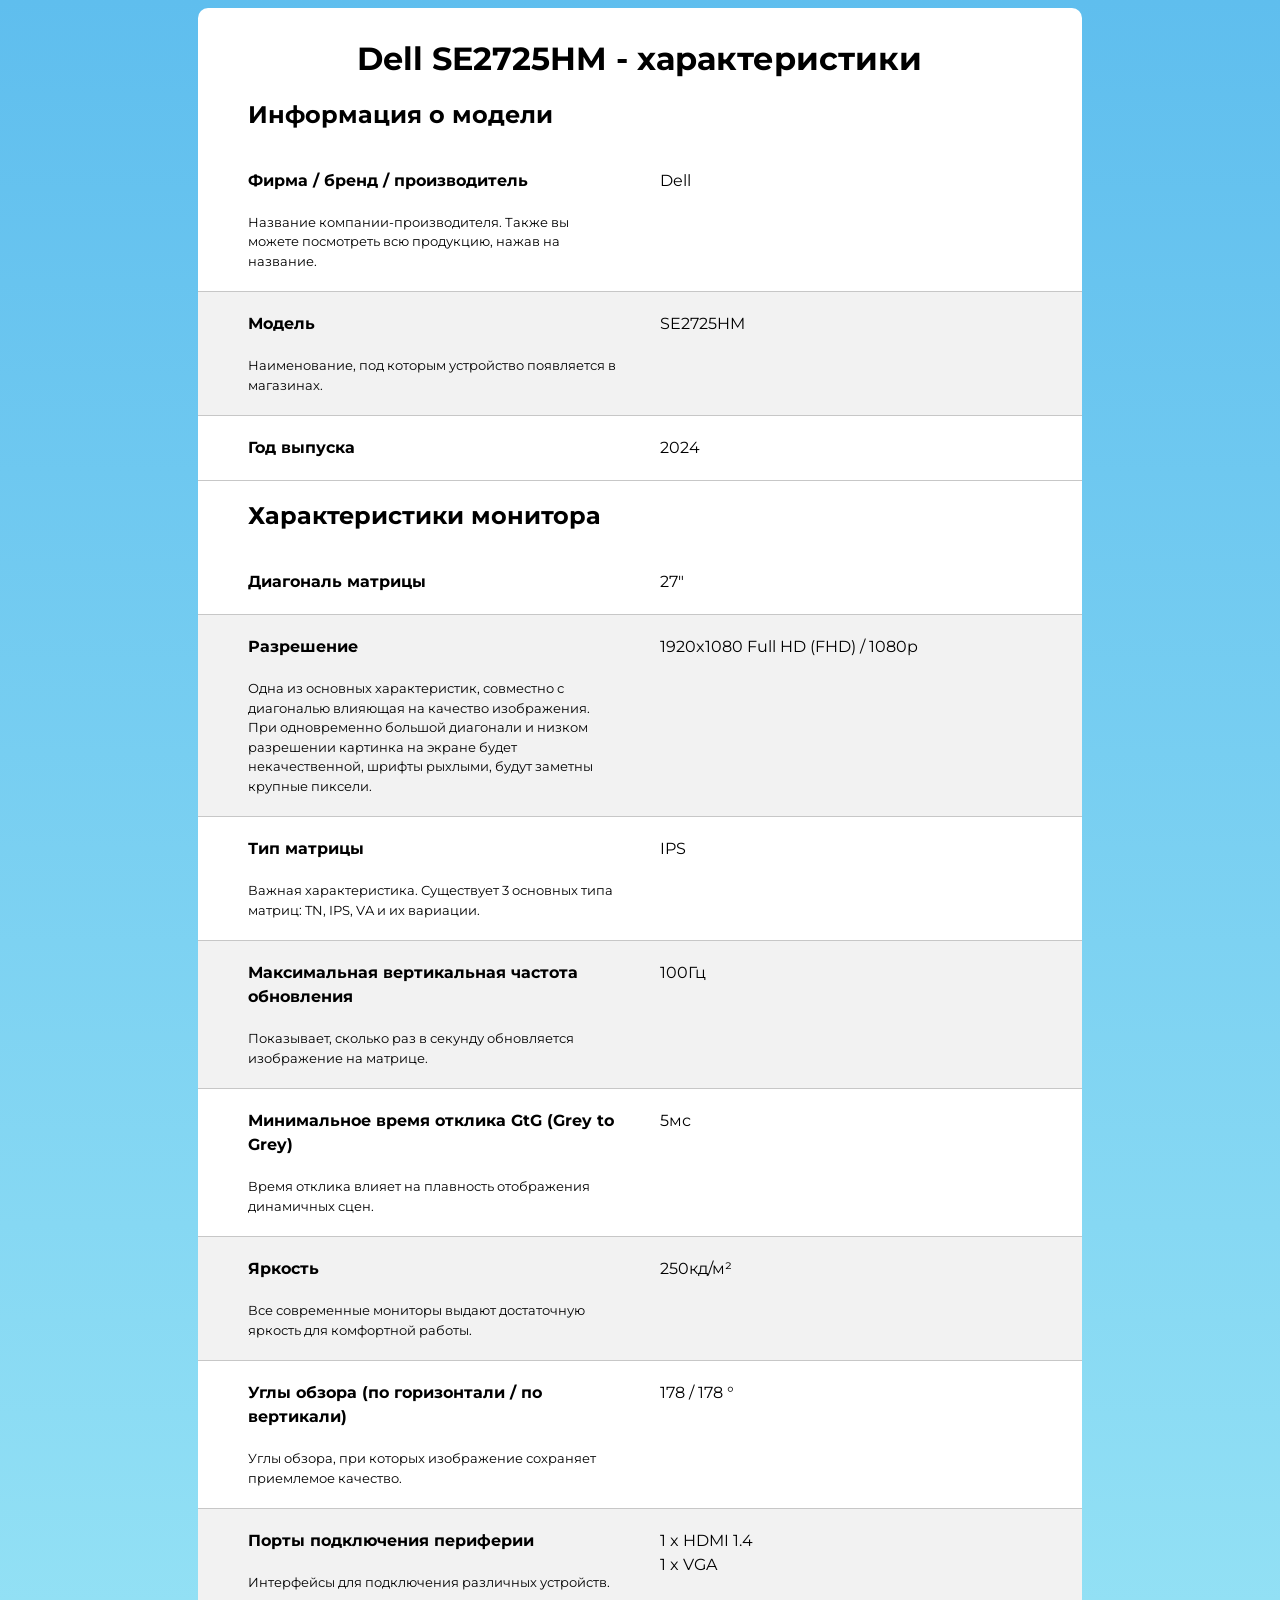
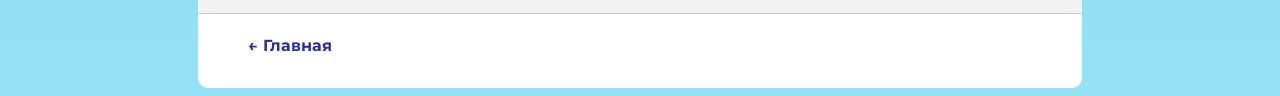
<file: Dell3SE2725HM.html>
<!DOCTYPE html>
<html lang="ru">
<head>
    <meta charset="UTF-8">
    <meta name="viewport" content="width=device-width, initial-scale=1.0">
    <title>Dell SE2725HM</title>
    <link rel="stylesheet" href="style_for_char.css">
    <link rel="preconnect" href="https://fonts.googleapis.com">
    <link rel="preconnect" href="https://fonts.gstatic.com" crossorigin>
    <link href="https://fonts.googleapis.com/css2?family=Montserrat:wght@400;700&display=swap" rel="stylesheet">
</head>
<body>
    <main>
        <div class="line">

            <h1>Dell SE2725HM - характеристики</h1>
            <h2>Информация о модели</h2>

            <div class="container">
                <div class="box">
                    <p class="text">Фирма / бренд / производитель</p>
                    <p class="small_text">
                        Название компании-производителя. Также вы можете посмотреть всю продукцию, нажав на название.
                    </p>
                </div>
                <div class="box">
                    <p>Dell</p>
                </div>
            </div>

            <div class="container gr">
                <div class="box">
                    <p class="text">Модель</p>
                    <p class="small_text">
                        Наименование, под которым устройство появляется в магазинах.
                    </p>
                </div>
                <div class="box">
                    <p>SE2725HM</p>
                </div>
            </div>

            <div class="container">
                <div class="box">
                    <p class="text">Год выпуска</p>
                    <p class="small_text"></p>
                </div>
                <div class="box">
                    <p>2024</p>
                </div>
            </div>

            <h2>Характеристики монитора</h2>

            <div class="container">
                <div class="box">
                    <p class="text">Диагональ матрицы</p>
                    <p class="small_text"></p>
                </div>
                <div class="box">
                    <p>27"</p>
                </div>
            </div>

            <div class="container gr">
                <div class="box">
                    <p class="text">Разрешение</p>
                    <p class="small_text">
                        Одна из основных характеристик, совместно с диагональю влияющая на качество изображения.
                        При одновременно большой диагонали и низком разрешении картинка на экране будет некачественной,
                        шрифты рыхлыми, будут заметны крупные пиксели.
                    </p>
                </div>
                <div class="box">
                    <p>1920x1080 Full HD (FHD) / 1080p</p>
                </div>
            </div>

            <div class="container">
                <div class="box">
                    <p class="text">Тип матрицы</p>
                    <p class="small_text">
                        Важная характеристика. Существует 3 основных типа матриц: TN, IPS, VA и их вариации.
                    </p>
                </div>
                <div class="box">
                    <p>IPS</p>
                </div>
            </div>

            <div class="container gr">
                <div class="box">
                    <p class="text">Максимальная вертикальная частота обновления</p>
                    <p class="small_text">
                        Показывает, сколько раз в секунду обновляется изображение на матрице.
                    </p>
                </div>
                <div class="box">
                    <p>100Гц</p>
                </div>
            </div>

            <div class="container">
                <div class="box">
                    <p class="text">Минимальное время отклика GtG (Grey to Grey)</p>
                    <p class="small_text">
                        Время отклика влияет на плавность отображения динамичных сцен.
                    </p>
                </div>
                <div class="box">
                    <p>5мс</p>
                </div>
            </div>

            <div class="container gr">
                <div class="box">
                    <p class="text">Яркость</p>
                    <p class="small_text">
                        Все современные мониторы выдают достаточную яркость для комфортной работы.
                    </p>
                </div>
                <div class="box">
                    <p>250кд/м²</p>
                </div>
            </div>

            <div class="container">
                <div class="box">
                    <p class="text">Углы обзора (по горизонтали / по вертикали)</p>
                    <p class="small_text">
                        Углы обзора, при которых изображение сохраняет приемлемое качество.
                    </p>
                </div>
                <div class="box">
                    <p>178 / 178 °</p>
                </div>
            </div>

            <div class="container gr">
                <div class="box">
                    <p class="text">Порты подключения периферии</p>
                    <p class="small_text">
                        Интерфейсы для подключения различных устройств.
                    </p>
                </div>
                <div class="box">
                    <p>
                        1 x HDMI 1.4<br>
                        1 x VGA
                    </p>
                </div>
            </div>

            <div class="container">
                <div class="box">
                    <p><a href="index.html" class="link">&larr; Главная</a></p>
                </div>
            </div>
        </div>
    </main>
</body>
</html>
</file>
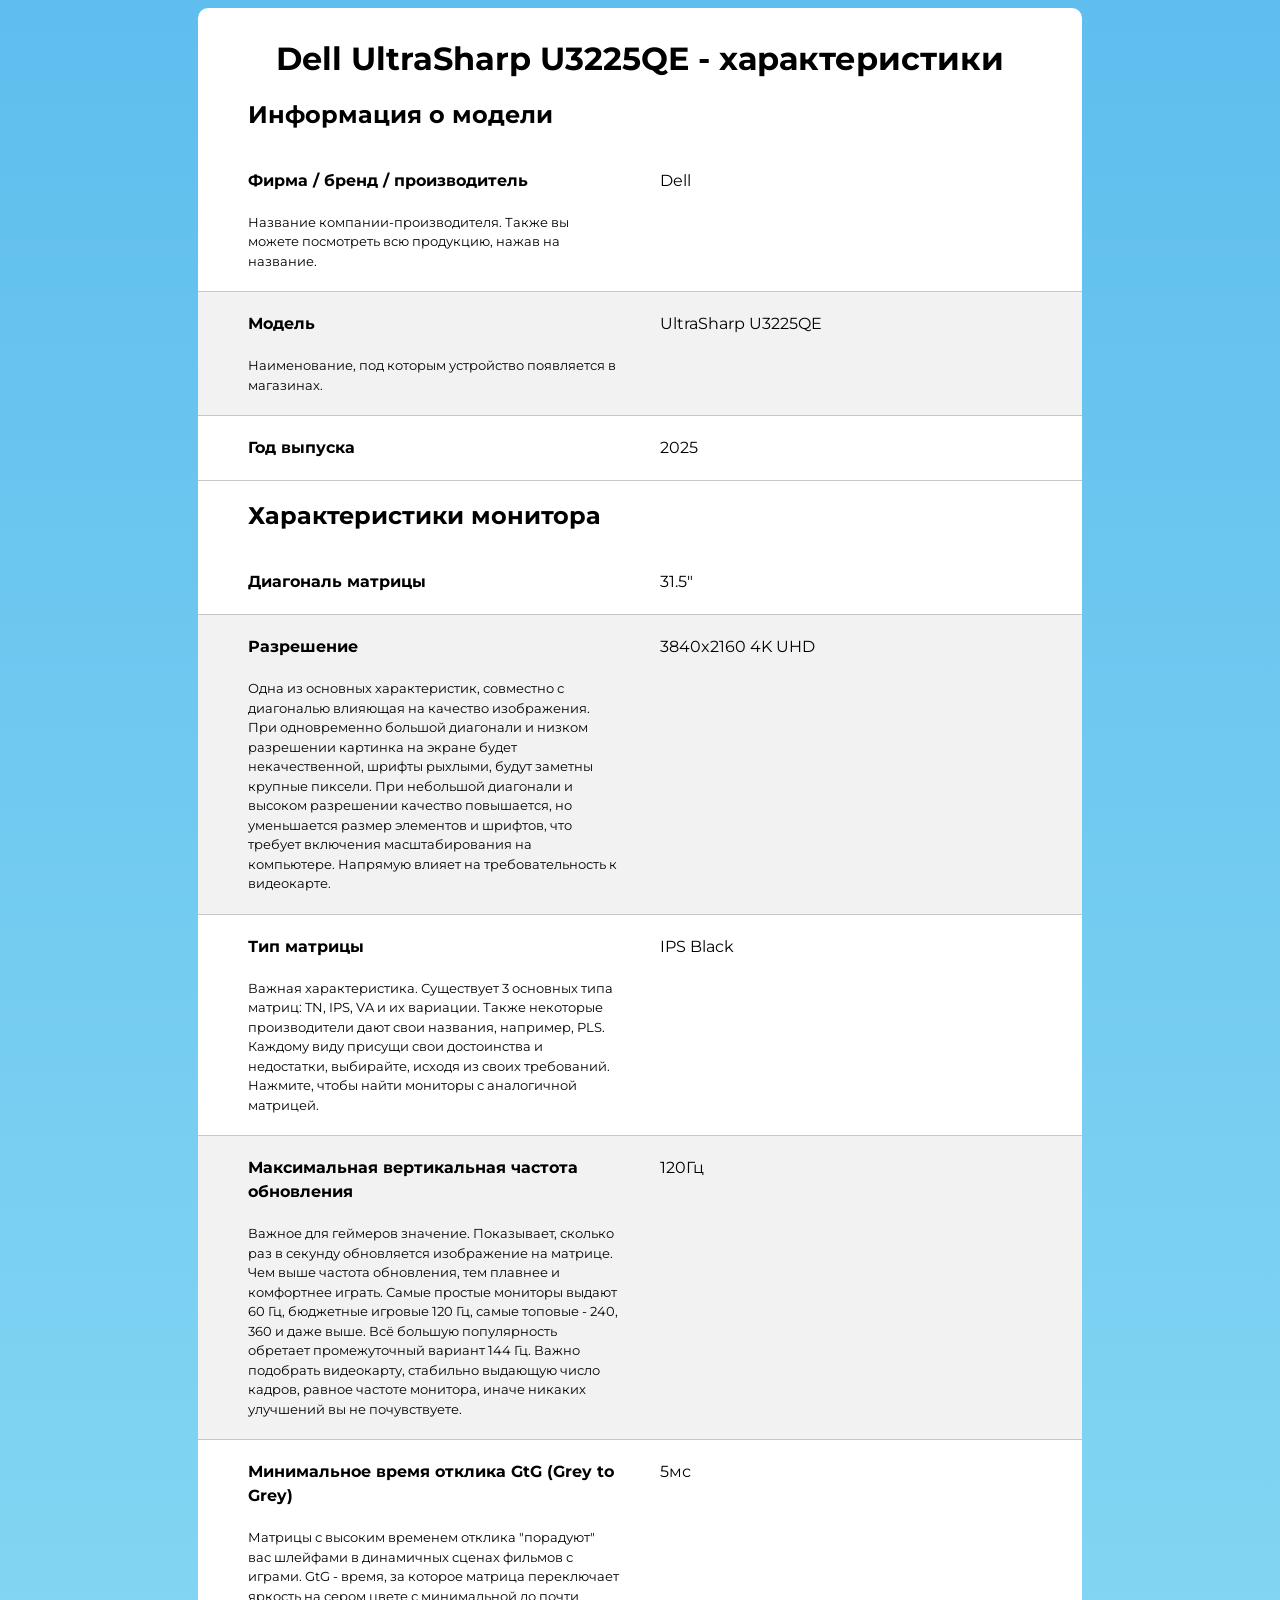
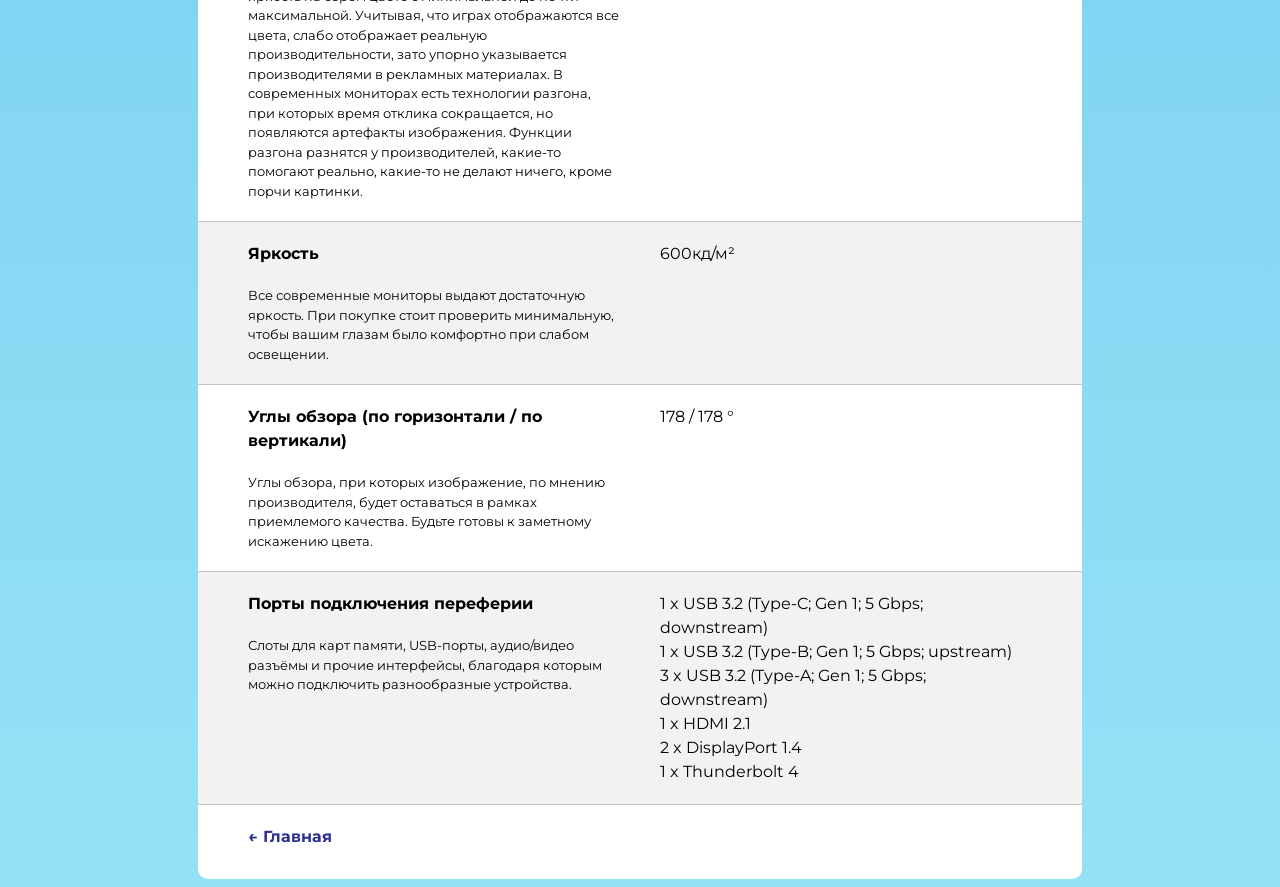
<file: Dell3UltraSharpU3225QE.html>
<!DOCTYPE html>
<html lang="en">
<head>
    <meta charset="UTF-8">
    <meta name="viewport" content="width=device-width, initial-scale=1.0">
    <title>Document</title>
    <link rel="stylesheet" href="style_for_char.css">
    <link rel="preconnect" href="https://fonts.googleapis.com">
    <link rel="preconnect" href="https://fonts.gstatic.com" crossorigin>
    <link href="https://fonts.googleapis.com/css2?family=Montserrat:wght@400;700&display=swap" rel="stylesheet">

</head>
<body>
    <main>
        <div class="line">

            <h1>Dell UltraSharp U3225QE - характеристики</h1>
            <h2>Информация о модели</h2>
            <div class="container">
                <div class="box">
                    <p class="text">Фирма / бренд / производитель</p>
                    <p class="small_text">Название компании-производителя. Также вы можете посмотреть всю продукцию, нажав на название.</p>
                </div>
                <div class="box">
                    <p>Dell</p>
                </div>
            </div>
            <div class="container gr">
                <div class="box">
                    <p class="text">Модель</p>
                    <p class="small_text">Наименование, под которым устройство появляется в магазинах.</p>
                </div>
                <div class="box">
                    <p>UltraSharp U3225QE</p>
                </div>
            </div>
            <div class="container">
                <div class="box">
                    <p class="text">Год выпуска</p>
                    <p class="small_text"></p>
                </div>
                <div class="box">
                    <p>2025</p>
                </div>
            </div>
            <h2>Характеристики монитора</h2>
            <div class="container">
                <div class="box">
                    <p class="text">Диагональ матрицы</p>
                    <p class="small_text"></p>
                </div>
                <div class="box">
                    <p>31.5"</p>
                </div>
            </div>
            <div class="container gr">
                <div class="box">
                    <p class="text">Разрешение</p>
                    <p class="small_text">Одна из основных характеристик, совместно с диагональю влияющая на качество изображения. При одновременно большой диагонали и низком разрешении картинка на экране будет некачественной, шрифты рыхлыми, будут заметны крупные пиксели. При небольшой диагонали и высоком разрешении качество повышается, но уменьшается размер элементов и шрифтов, что требует включения масштабирования на компьютере. Напрямую влияет на требовательность к видеокарте.
                    </p>
                </div>
                <div class="box">
                    <p>3840x2160 4K UHD</p>
                </div>
            </div>
            <div class="container">
                <div class="box">
                    <p class="text">Тип матрицы</p>
                    <p class="small_text">Важная характеристика. Существует 3 основных типа матриц: TN, IPS, VA и их вариации. Также некоторые производители дают свои названия, например, PLS. Каждому виду присущи свои достоинства и недостатки, выбирайте, исходя из своих требований. Нажмите, чтобы найти мониторы с аналогичной матрицей.
                    </p>
                </div>
                <div class="box">
                    <p>IPS Black</p>
                </div>
            </div>
            <div class="container gr">
                <div class="box">
                    <p class="text">Максимальная вертикальная частота обновления</p>
                    <p class="small_text">Важное для геймеров значение. Показывает, сколько раз в секунду обновляется изображение на матрице. Чем выше частота обновления, тем плавнее и комфортнее играть. Самые простые мониторы выдают 60 Гц, бюджетные игровые 120 Гц, самые топовые - 240, 360 и даже выше. Всё большую популярность обретает промежуточный вариант 144 Гц. Важно подобрать видеокарту, стабильно выдающую число кадров, равное частоте монитора, иначе никаких улучшений вы не почувствуете.
                    </p>
                </div>
                <div class="box">
                    <p>120Гц</p>
                </div>
            </div>
            <div class="container">
                <div class="box">
                    <p class="text">Минимальное время отклика GtG (Grey to Grey)</p>
                    <p class="small_text">Матрицы с высоким временем отклика "порадуют" вас шлейфами в динамичных сценах фильмов с играми. GtG - время, за которое матрица переключает яркость на сером цвете с минимальной до почти максимальной. Учитывая, что играх отображаются все цвета, слабо отображает реальную производительности, зато упорно указывается производителями в рекламных материалах. В современных мониторах есть технологии разгона, при которых время отклика сокращается, но появляются артефакты изображения. Функции разгона разнятся у производителей, какие-то помогают реально, какие-то не делают ничего, кроме порчи картинки.
                    </p>
                </div>
                <div class="box">
                    <p>5мс</p>
                </div>
            </div>
            <div class="container gr">
                <div class="box">
                    <p class="text">Яркость</p>
                    <p class="small_text">Все современные мониторы выдают достаточную яркость. При покупке стоит проверить минимальную, чтобы вашим глазам было комфортно при слабом освещении.</p>
                </div>
                <div class="box">
                    <p>600кд/м²</p>
                </div>
            </div>
            <div class="container">
                <div class="box">
                    <p class="text">Углы обзора (по горизонтали / по вертикали)</p>
                    <p class="small_text">Углы обзора, при которых изображение, по мнению производителя, будет оставаться в рамках приемлемого качества. Будьте готовы к заметному искажению цвета.</p>
                </div>
                <div class="box">
                    <p>178 / 178 °</p>
                </div>
            </div>
            <div class="container gr">
                <div class="box">
                    <p class="text">Порты подключения переферии</p>
                    <p class="small_text">Слоты для карт памяти, USB-порты, аудио/видео разъёмы и прочие интерфейсы, благодаря которым можно подключить разнообразные устройства.</p>
                </div>
                <div class="box">
                    <p>1 x USB 3.2 (Type-C; Gen 1; 5 Gbps; downstream)<br>
                        1 x USB 3.2 (Type-B; Gen 1; 5 Gbps; upstream)<br>
                        3 x USB 3.2 (Type-A; Gen 1; 5 Gbps; downstream)<br>
                        1 x HDMI 2.1<br>
                        2 x DisplayPort 1.4<br>
                        1 x Thunderbolt 4</p>
                </div>
            </div>
            <div class="container">
                <div class="box">
                    <p><a href="index.html" class="link">&larr; Главная</a></p>
                </div>
            </div>
        </div>
    </main>
</body>
</html>
</file>
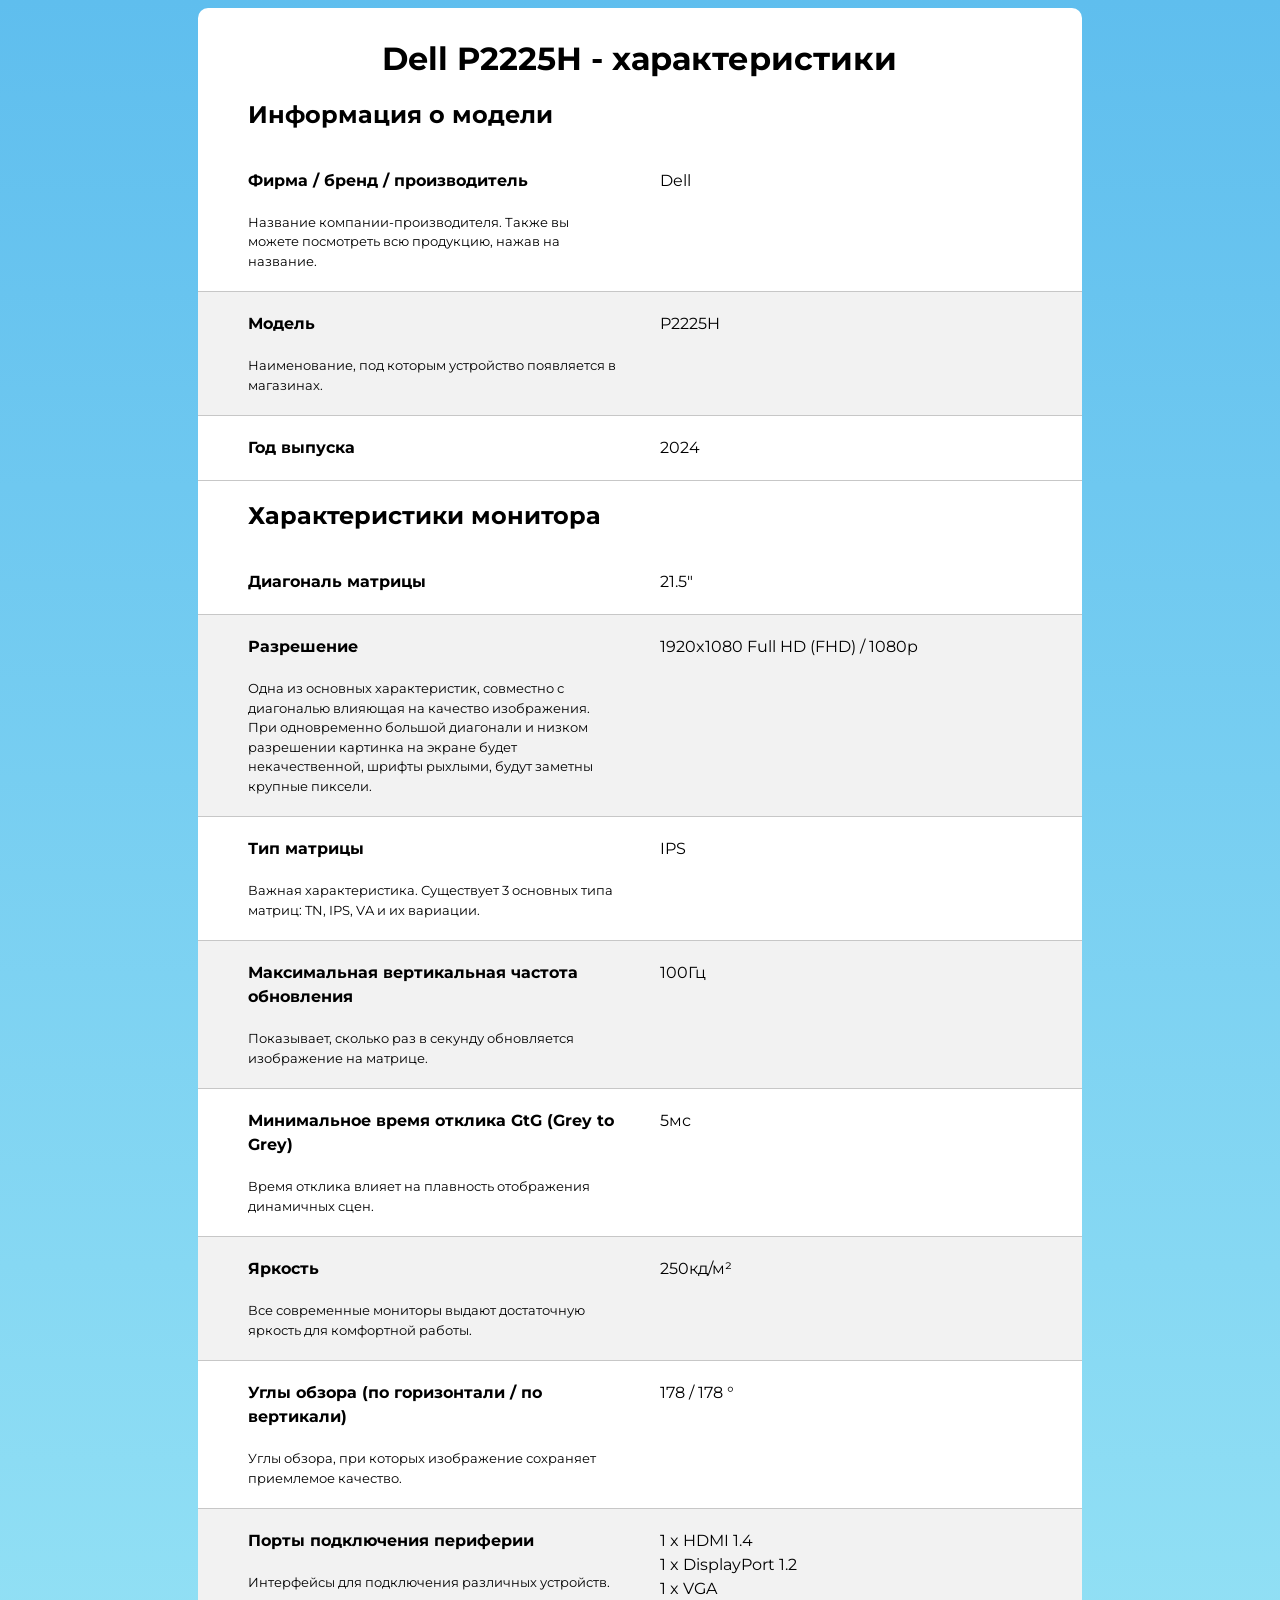
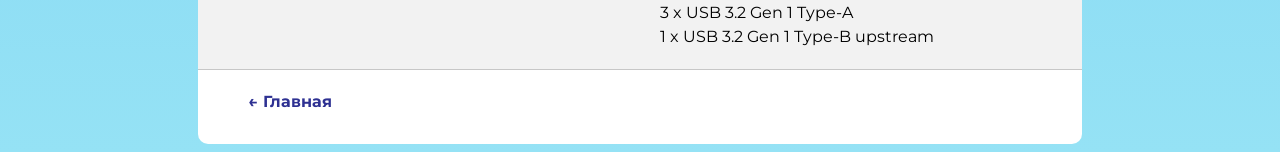
<file: Dell4P2225H.html>
<!DOCTYPE html>
<html lang="ru">
<head>
    <meta charset="UTF-8">
    <meta name="viewport" content="width=device-width, initial-scale=1.0">
    <title>Dell P2225H</title>
    <link rel="stylesheet" href="style_for_char.css">
    <link rel="preconnect" href="https://fonts.googleapis.com">
    <link rel="preconnect" href="https://fonts.gstatic.com" crossorigin>
    <link href="https://fonts.googleapis.com/css2?family=Montserrat:wght@400;700&display=swap" rel="stylesheet">
</head>
<body>
    <main>
        <div class="line">

            <h1>Dell P2225H - характеристики</h1>
            <h2>Информация о модели</h2>

            <div class="container">
                <div class="box">
                    <p class="text">Фирма / бренд / производитель</p>
                    <p class="small_text">
                        Название компании-производителя. Также вы можете посмотреть всю продукцию, нажав на название.
                    </p>
                </div>
                <div class="box">
                    <p>Dell</p>
                </div>
            </div>

            <div class="container gr">
                <div class="box">
                    <p class="text">Модель</p>
                    <p class="small_text">
                        Наименование, под которым устройство появляется в магазинах.
                    </p>
                </div>
                <div class="box">
                    <p>P2225H</p>
                </div>
            </div>

            <div class="container">
                <div class="box">
                    <p class="text">Год выпуска</p>
                    <p class="small_text"></p>
                </div>
                <div class="box">
                    <p>2024</p>
                </div>
            </div>

            <h2>Характеристики монитора</h2>

            <div class="container">
                <div class="box">
                    <p class="text">Диагональ матрицы</p>
                    <p class="small_text"></p>
                </div>
                <div class="box">
                    <p>21.5"</p>
                </div>
            </div>

            <div class="container gr">
                <div class="box">
                    <p class="text">Разрешение</p>
                    <p class="small_text">
                        Одна из основных характеристик, совместно с диагональю влияющая на качество изображения.
                        При одновременно большой диагонали и низком разрешении картинка на экране будет некачественной,
                        шрифты рыхлыми, будут заметны крупные пиксели.
                    </p>
                </div>
                <div class="box">
                    <p>1920x1080 Full HD (FHD) / 1080p</p>
                </div>
            </div>

            <div class="container">
                <div class="box">
                    <p class="text">Тип матрицы</p>
                    <p class="small_text">
                        Важная характеристика. Существует 3 основных типа матриц: TN, IPS, VA и их вариации.
                    </p>
                </div>
                <div class="box">
                    <p>IPS</p>
                </div>
            </div>

            <div class="container gr">
                <div class="box">
                    <p class="text">Максимальная вертикальная частота обновления</p>
                    <p class="small_text">
                        Показывает, сколько раз в секунду обновляется изображение на матрице.
                    </p>
                </div>
                <div class="box">
                    <p>100Гц</p>
                </div>
            </div>

            <div class="container">
                <div class="box">
                    <p class="text">Минимальное время отклика GtG (Grey to Grey)</p>
                    <p class="small_text">
                        Время отклика влияет на плавность отображения динамичных сцен.
                    </p>
                </div>
                <div class="box">
                    <p>5мс</p>
                </div>
            </div>

            <div class="container gr">
                <div class="box">
                    <p class="text">Яркость</p>
                    <p class="small_text">
                        Все современные мониторы выдают достаточную яркость для комфортной работы.
                    </p>
                </div>
                <div class="box">
                    <p>250кд/м²</p>
                </div>
            </div>

            <div class="container">
                <div class="box">
                    <p class="text">Углы обзора (по горизонтали / по вертикали)</p>
                    <p class="small_text">
                        Углы обзора, при которых изображение сохраняет приемлемое качество.
                    </p>
                </div>
                <div class="box">
                    <p>178 / 178 °</p>
                </div>
            </div>

            <div class="container gr">
                <div class="box">
                    <p class="text">Порты подключения периферии</p>
                    <p class="small_text">
                        Интерфейсы для подключения различных устройств.
                    </p>
                </div>
                <div class="box">
                    <p>
                        1 x HDMI 1.4<br>
                        1 x DisplayPort 1.2<br>
                        1 x VGA<br>
                        3 x USB 3.2 Gen 1 Type-A<br>
                        1 x USB 3.2 Gen 1 Type-B upstream
                    </p>
                </div>
            </div>

            <div class="container">
                <div class="box">
                    <p><a href="index.html" class="link">&larr; Главная</a></p>
                </div>
            </div>
        </div>
    </main>
</body>
</html>
</file>
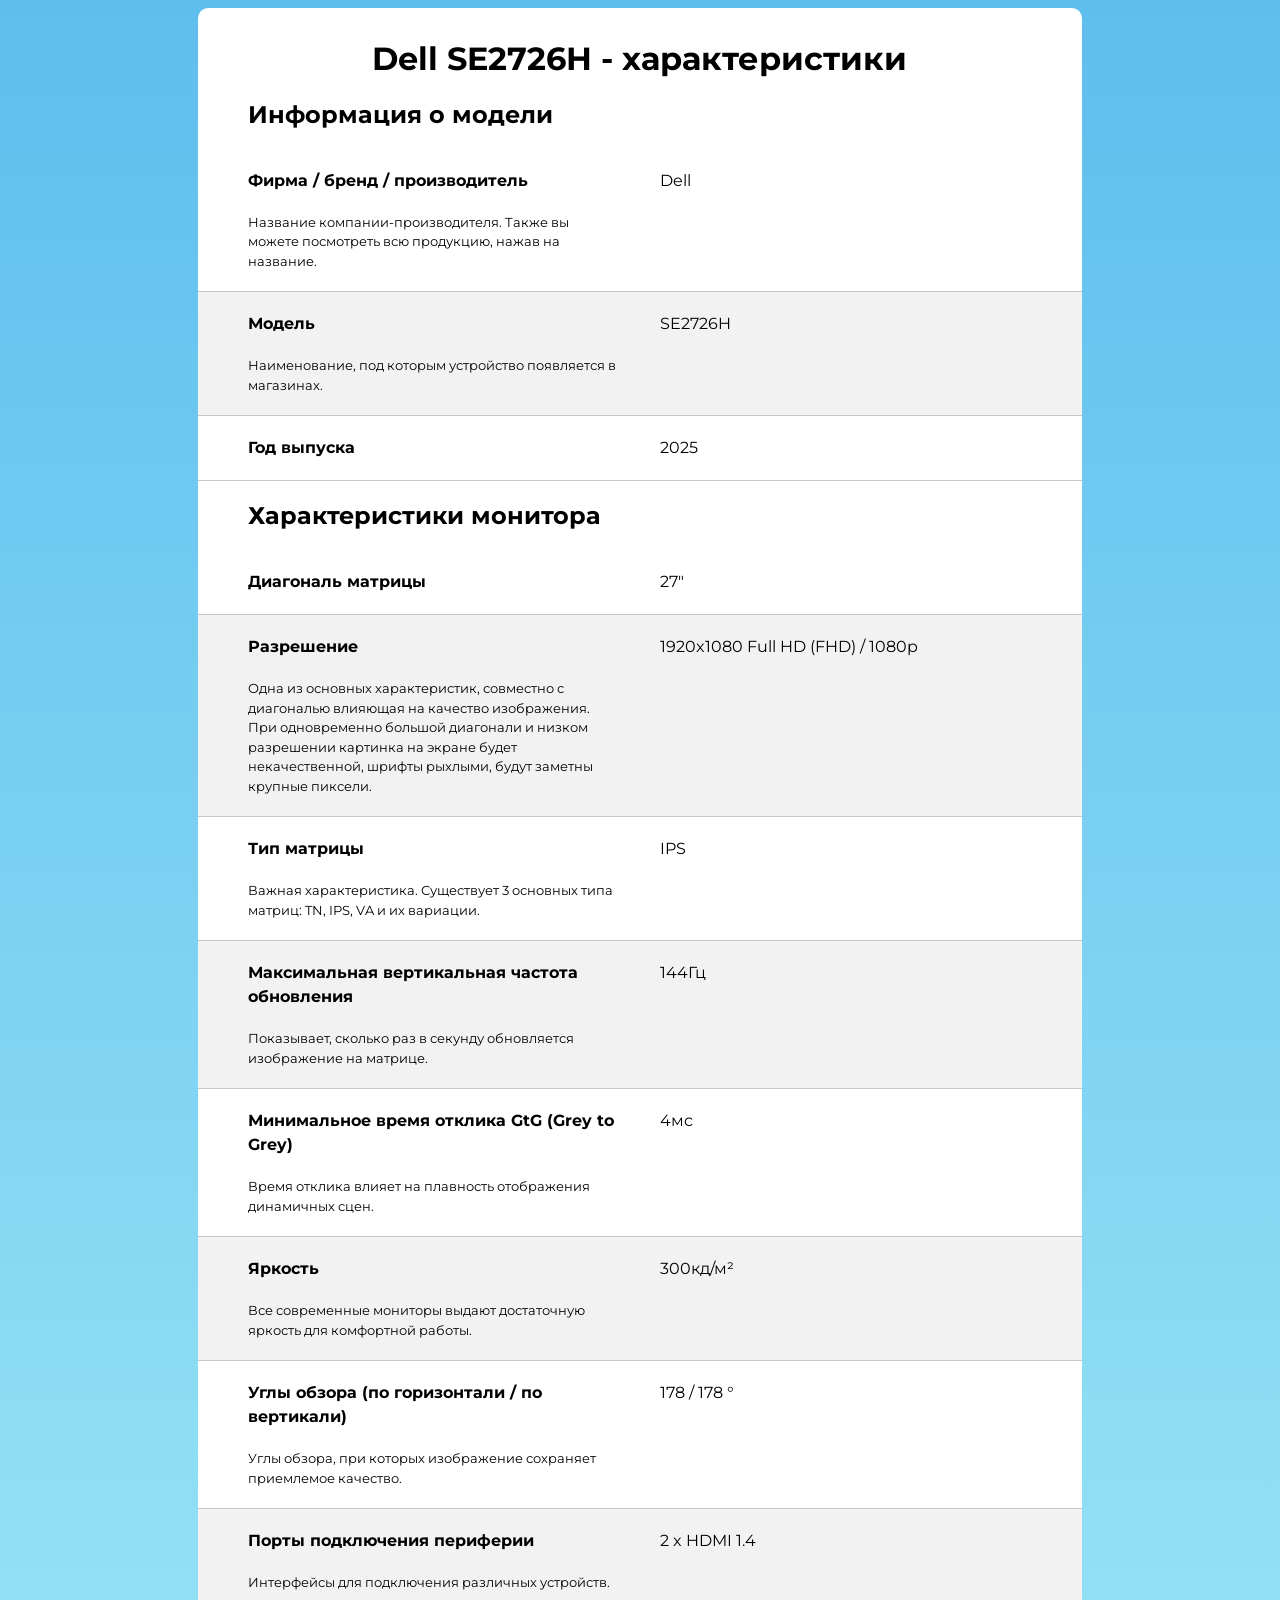
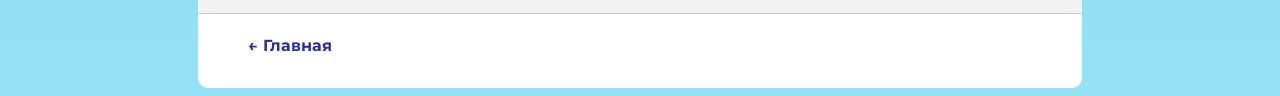
<file: Dell4SE2726H.html>
<!DOCTYPE html>
<html lang="ru">
<head>
    <meta charset="UTF-8">
    <meta name="viewport" content="width=device-width, initial-scale=1.0">
    <title>Dell SE2726H</title>
    <link rel="stylesheet" href="style_for_char.css">
    <link rel="preconnect" href="https://fonts.googleapis.com">
    <link rel="preconnect" href="https://fonts.gstatic.com" crossorigin>
    <link href="https://fonts.googleapis.com/css2?family=Montserrat:wght@400;700&display=swap" rel="stylesheet">
</head>
<body>
    <main>
        <div class="line">

            <h1>Dell SE2726H - характеристики</h1>
            <h2>Информация о модели</h2>

            <div class="container">
                <div class="box">
                    <p class="text">Фирма / бренд / производитель</p>
                    <p class="small_text">
                        Название компании-производителя. Также вы можете посмотреть всю продукцию, нажав на название.
                    </p>
                </div>
                <div class="box">
                    <p>Dell</p>
                </div>
            </div>

            <div class="container gr">
                <div class="box">
                    <p class="text">Модель</p>
                    <p class="small_text">
                        Наименование, под которым устройство появляется в магазинах.
                    </p>
                </div>
                <div class="box">
                    <p>SE2726H</p>
                </div>
            </div>

            <div class="container">
                <div class="box">
                    <p class="text">Год выпуска</p>
                    <p class="small_text"></p>
                </div>
                <div class="box">
                    <p>2025</p>
                </div>
            </div>

            <h2>Характеристики монитора</h2>

            <div class="container">
                <div class="box">
                    <p class="text">Диагональ матрицы</p>
                    <p class="small_text"></p>
                </div>
                <div class="box">
                    <p>27"</p>
                </div>
            </div>

            <div class="container gr">
                <div class="box">
                    <p class="text">Разрешение</p>
                    <p class="small_text">
                        Одна из основных характеристик, совместно с диагональю влияющая на качество изображения.
                        При одновременно большой диагонали и низком разрешении картинка на экране будет некачественной,
                        шрифты рыхлыми, будут заметны крупные пиксели.
                    </p>
                </div>
                <div class="box">
                    <p>1920x1080 Full HD (FHD) / 1080p</p>
                </div>
            </div>

            <div class="container">
                <div class="box">
                    <p class="text">Тип матрицы</p>
                    <p class="small_text">
                        Важная характеристика. Существует 3 основных типа матриц: TN, IPS, VA и их вариации.
                    </p>
                </div>
                <div class="box">
                    <p>IPS</p>
                </div>
            </div>

            <div class="container gr">
                <div class="box">
                    <p class="text">Максимальная вертикальная частота обновления</p>
                    <p class="small_text">
                        Показывает, сколько раз в секунду обновляется изображение на матрице.
                    </p>
                </div>
                <div class="box">
                    <p>144Гц</p>
                </div>
            </div>

            <div class="container">
                <div class="box">
                    <p class="text">Минимальное время отклика GtG (Grey to Grey)</p>
                    <p class="small_text">
                        Время отклика влияет на плавность отображения динамичных сцен.
                    </p>
                </div>
                <div class="box">
                    <p>4мс</p>
                </div>
            </div>

            <div class="container gr">
                <div class="box">
                    <p class="text">Яркость</p>
                    <p class="small_text">
                        Все современные мониторы выдают достаточную яркость для комфортной работы.
                    </p>
                </div>
                <div class="box">
                    <p>300кд/м²</p>
                </div>
            </div>

            <div class="container">
                <div class="box">
                    <p class="text">Углы обзора (по горизонтали / по вертикали)</p>
                    <p class="small_text">
                        Углы обзора, при которых изображение сохраняет приемлемое качество.
                    </p>
                </div>
                <div class="box">
                    <p>178 / 178 °</p>
                </div>
            </div>

            <div class="container gr">
                <div class="box">
                    <p class="text">Порты подключения периферии</p>
                    <p class="small_text">
                        Интерфейсы для подключения различных устройств.
                    </p>
                </div>
                <div class="box">
                    <p>
                        2 x HDMI 1.4
                    </p>
                </div>
            </div>

            <div class="container">
                <div class="box">
                    <p><a href="index.html" class="link">&larr; Главная</a></p>
                </div>
            </div>
        </div>
    </main>
</body>
</html>
</file>
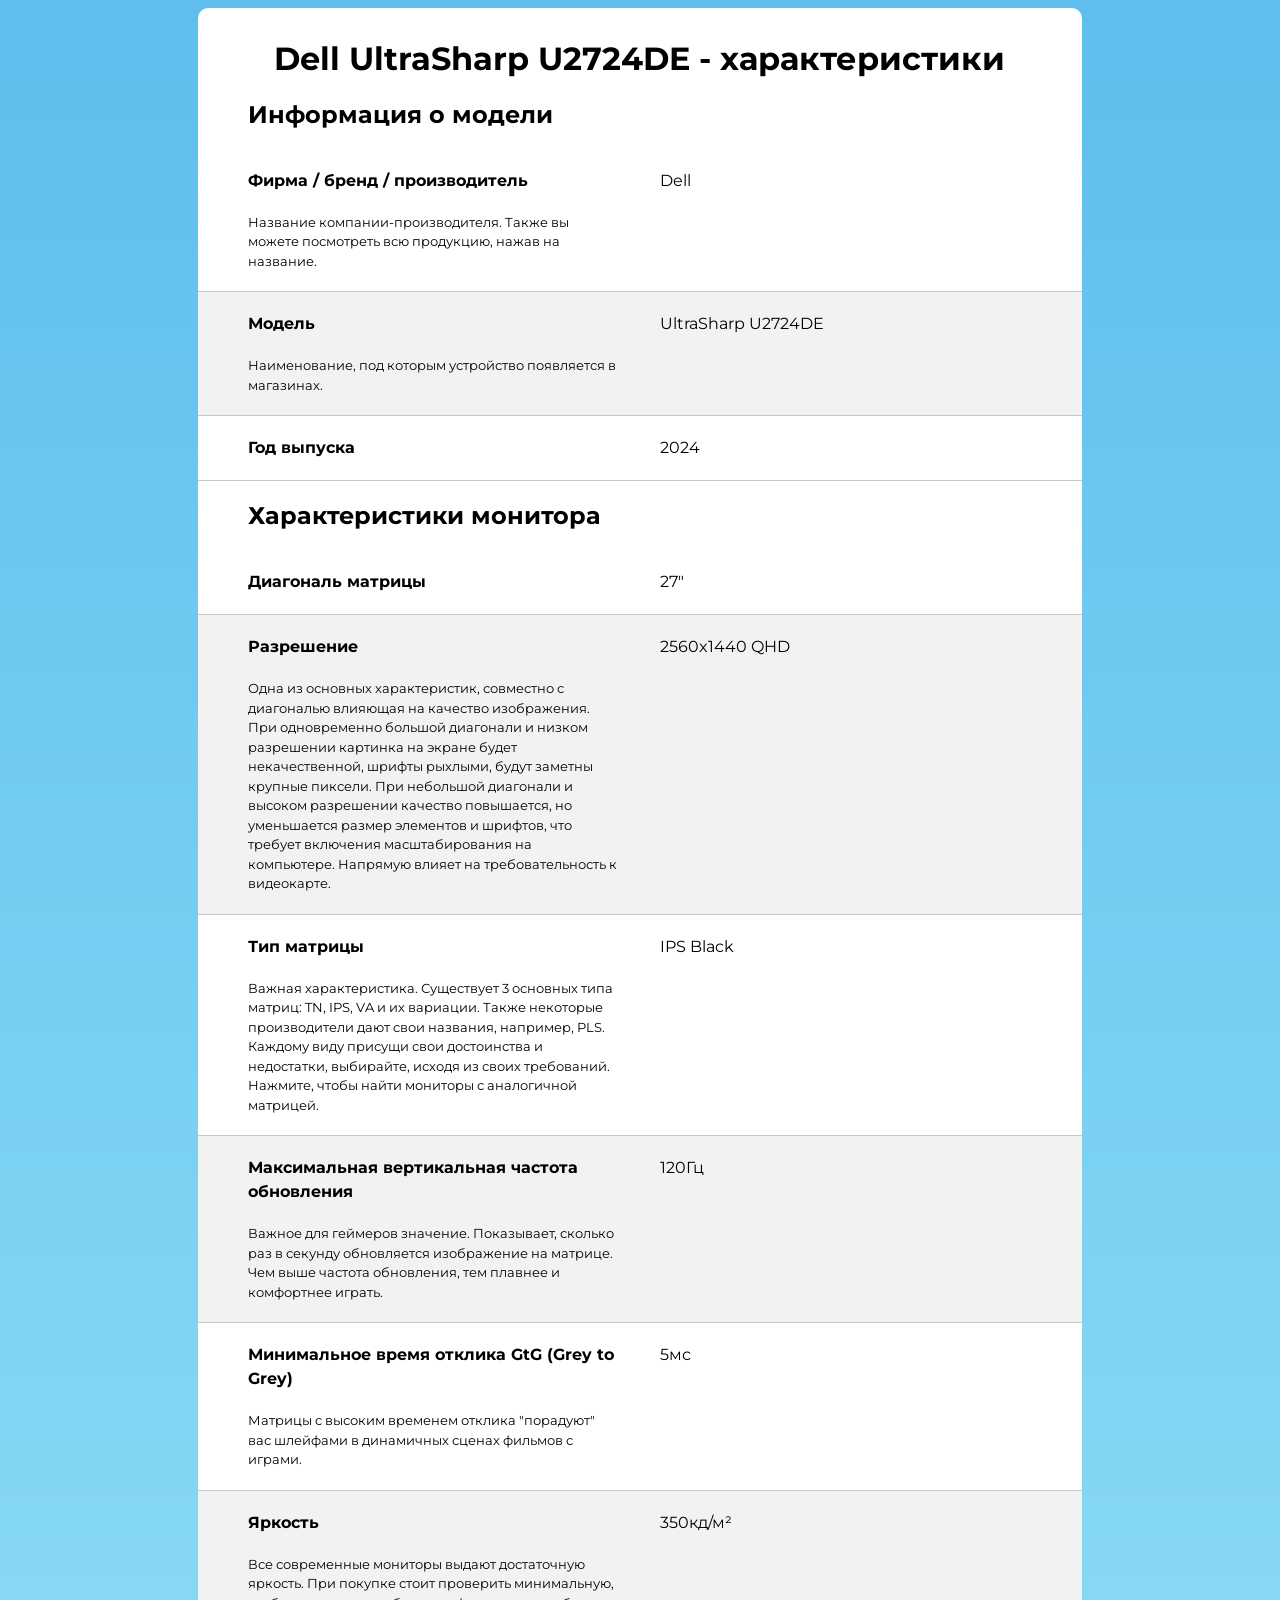
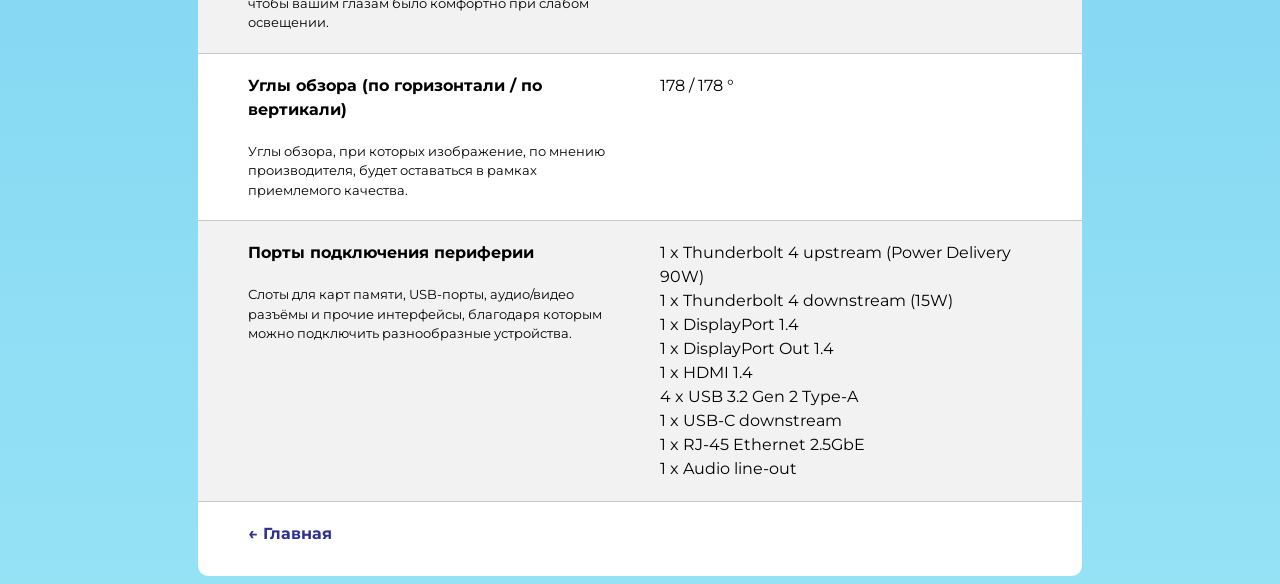
<file: Dell4UltraSharpU2724DE.html>
<!DOCTYPE html>
<html lang="ru">
<head>
    <meta charset="UTF-8">
    <meta name="viewport" content="width=device-width, initial-scale=1.0">
    <title>Dell UltraSharp U2724DE</title>
    <link rel="stylesheet" href="style_for_char.css">
    <link rel="preconnect" href="https://fonts.googleapis.com">
    <link rel="preconnect" href="https://fonts.gstatic.com" crossorigin>
    <link href="https://fonts.googleapis.com/css2?family=Montserrat:wght@400;700&display=swap" rel="stylesheet">
</head>
<body>
    <main>
        <div class="line">

            <h1>Dell UltraSharp U2724DE - характеристики</h1>
            <h2>Информация о модели</h2>

            <div class="container">
                <div class="box">
                    <p class="text">Фирма / бренд / производитель</p>
                    <p class="small_text">Название компании-производителя. Также вы можете посмотреть всю продукцию, нажав на название.</p>
                </div>
                <div class="box">
                    <p>Dell</p>
                </div>
            </div>

            <div class="container gr">
                <div class="box">
                    <p class="text">Модель</p>
                    <p class="small_text">Наименование, под которым устройство появляется в магазинах.</p>
                </div>
                <div class="box">
                    <p>UltraSharp U2724DE</p>
                </div>
            </div>

            <div class="container">
                <div class="box">
                    <p class="text">Год выпуска</p>
                    <p class="small_text"></p>
                </div>
                <div class="box">
                    <p>2024</p>
                </div>
            </div>

            <h2>Характеристики монитора</h2>

            <div class="container">
                <div class="box">
                    <p class="text">Диагональ матрицы</p>
                    <p class="small_text"></p>
                </div>
                <div class="box">
                    <p>27"</p>
                </div>
            </div>

            <div class="container gr">
                <div class="box">
                    <p class="text">Разрешение</p>
                    <p class="small_text">Одна из основных характеристик, совместно с диагональю влияющая на качество изображения. При одновременно большой диагонали и низком разрешении картинка на экране будет некачественной, шрифты рыхлыми, будут заметны крупные пиксели. При небольшой диагонали и высоком разрешении качество повышается, но уменьшается размер элементов и шрифтов, что требует включения масштабирования на компьютере. Напрямую влияет на требовательность к видеокарте.</p>
                </div>
                <div class="box">
                    <p>2560x1440 QHD</p>
                </div>
            </div>

            <div class="container">
                <div class="box">
                    <p class="text">Тип матрицы</p>
                    <p class="small_text">Важная характеристика. Существует 3 основных типа матриц: TN, IPS, VA и их вариации. Также некоторые производители дают свои названия, например, PLS. Каждому виду присущи свои достоинства и недостатки, выбирайте, исходя из своих требований. Нажмите, чтобы найти мониторы с аналогичной матрицей.</p>
                </div>
                <div class="box">
                    <p>IPS Black</p>
                </div>
            </div>

            <div class="container gr">
                <div class="box">
                    <p class="text">Максимальная вертикальная частота обновления</p>
                    <p class="small_text">Важное для геймеров значение. Показывает, сколько раз в секунду обновляется изображение на матрице. Чем выше частота обновления, тем плавнее и комфортнее играть.</p>
                </div>
                <div class="box">
                    <p>120Гц</p>
                </div>
            </div>

            <div class="container">
                <div class="box">
                    <p class="text">Минимальное время отклика GtG (Grey to Grey)</p>
                    <p class="small_text">Матрицы с высоким временем отклика "порадуют" вас шлейфами в динамичных сценах фильмов с играми.</p>
                </div>
                <div class="box">
                    <p>5мс</p>
                </div>
            </div>

            <div class="container gr">
                <div class="box">
                    <p class="text">Яркость</p>
                    <p class="small_text">Все современные мониторы выдают достаточную яркость. При покупке стоит проверить минимальную, чтобы вашим глазам было комфортно при слабом освещении.</p>
                </div>
                <div class="box">
                    <p>350кд/м²</p>
                </div>
            </div>

            <div class="container">
                <div class="box">
                    <p class="text">Углы обзора (по горизонтали / по вертикали)</p>
                    <p class="small_text">Углы обзора, при которых изображение, по мнению производителя, будет оставаться в рамках приемлемого качества.</p>
                </div>
                <div class="box">
                    <p>178 / 178 °</p>
                </div>
            </div>

            <div class="container gr">
                <div class="box">
                    <p class="text">Порты подключения периферии</p>
                    <p class="small_text">Слоты для карт памяти, USB-порты, аудио/видео разъёмы и прочие интерфейсы, благодаря которым можно подключить разнообразные устройства.</p>
                </div>
                <div class="box">
                    <p>
                        1 x Thunderbolt 4 upstream (Power Delivery 90W)<br>
                        1 x Thunderbolt 4 downstream (15W)<br>
                        1 x DisplayPort 1.4<br>
                        1 x DisplayPort Out 1.4<br>
                        1 x HDMI 1.4<br>
                        4 x USB 3.2 Gen 2 Type-A<br>
                        1 x USB-C downstream<br>
                        1 x RJ-45 Ethernet 2.5GbE<br>
                        1 x Audio line-out
                    </p>
                </div>
            </div>
            <div class="container">
                <div class="box">
                    <p><a href="index.html" class="link">&larr; Главная</a></p>
                </div>
            </div>
        </div>
    </main>
</body>
</html>
</file>
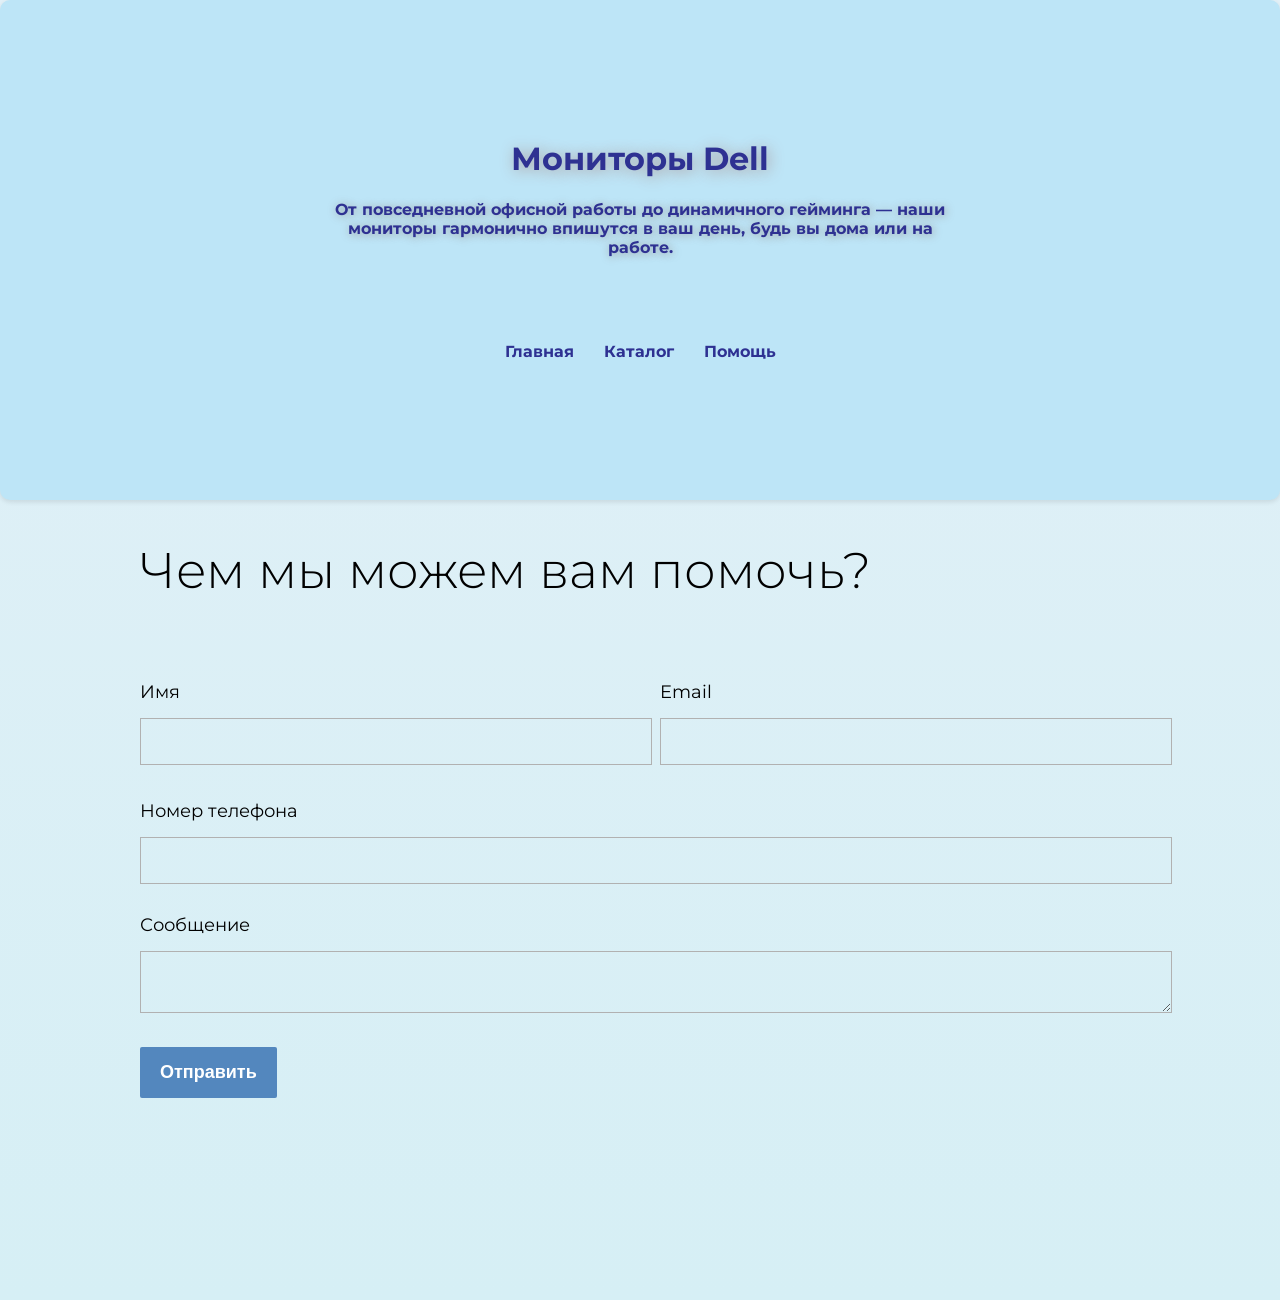
<file: form.html>
<!doctype html>
<html lang="ru">
  <head>
    <meta charset="UTF-8" />
    <meta name="viewport" content="width=device-width, initial-scale=1.0" />
    <title>Поддержка</title>

    <link rel="preconnect" href="https://fonts.googleapis.com" />
    <link rel="preconnect" href="https://fonts.gstatic.com" crossorigin />
    <link
      href="https://fonts.googleapis.com/css2?family=Montserrat:wght@400;600;700&display=swap"
      rel="stylesheet"
    />
    <link rel="stylesheet" href="catalog.css" />
    <link rel="stylesheet" href="form.css" />
  </head>
  <body>
    <header>
      <div class="menu">
        <h1>Мониторы Dell</h1>
        <p>
          От повседневной офисной работы до динамичного гейминга — наши мониторы
          гармонично впишутся в ваш день, будь вы дома или на работе.
        </p>
        <br />
        <div style="justify-content: center" class="container">
          <div><a href="index.html">Главная</a></div>
          <div><a href="catalog.html">Каталог</a></div>
          <div><a href="form.html">Помощь</a></div>
        </div>
      </div>
    </header>
    <div class="main">
      <h1>Чем мы можем вам помочь?</h1>
      <form>
        <div class="form-row">
          <div class="form">
            <label>Имя</label>
            <input type="text" />
          </div>
          <br />
          <div class="form">
            <label>Email</label>
            <input type="email" />
          </div>
        </div>

        <div class="form" style="margin-bottom: 30px">
          <label>Номер телефона</label>
          <input type="text" />
        </div>

        <div class="form">
          <label>Сообщение</label>
          <textarea></textarea>
        </div>

        <button class="send" type="submit">Отправить</button>
      </form>
    </div>
  </body>
</html>
</file>
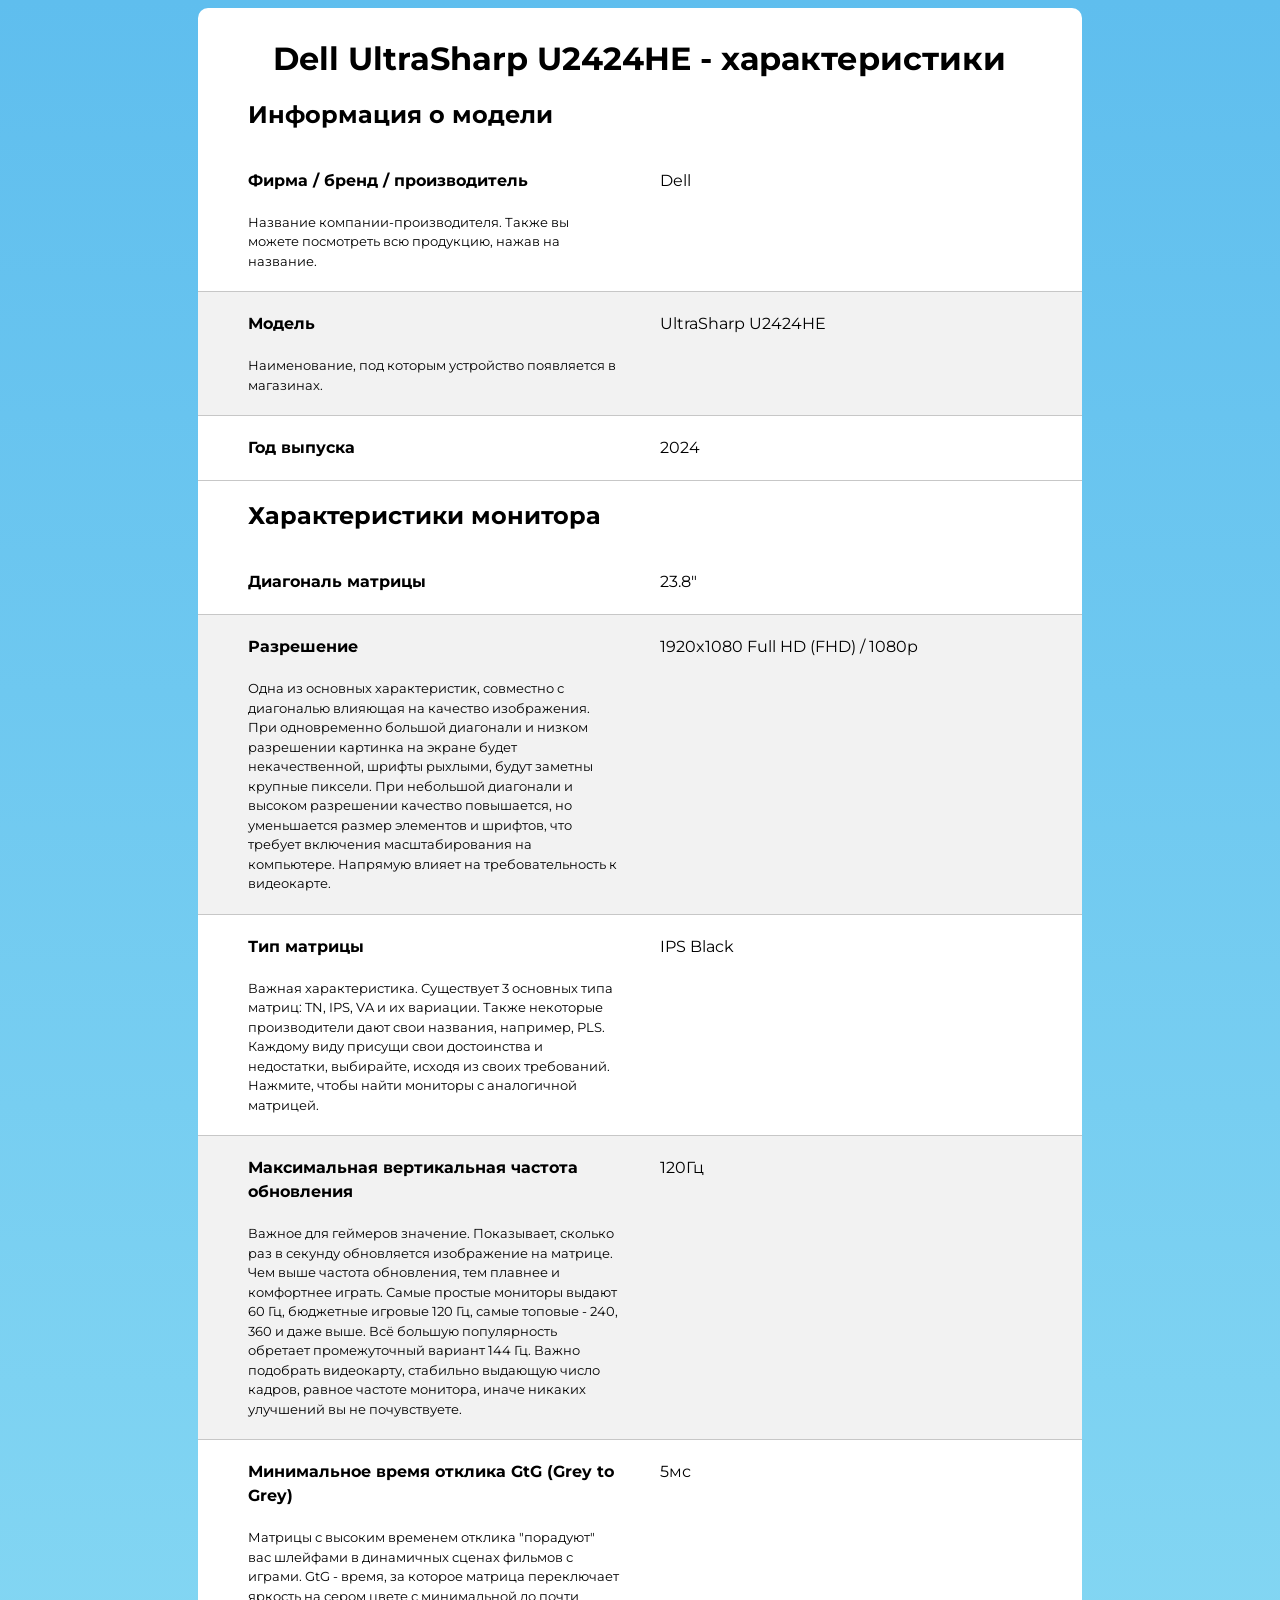
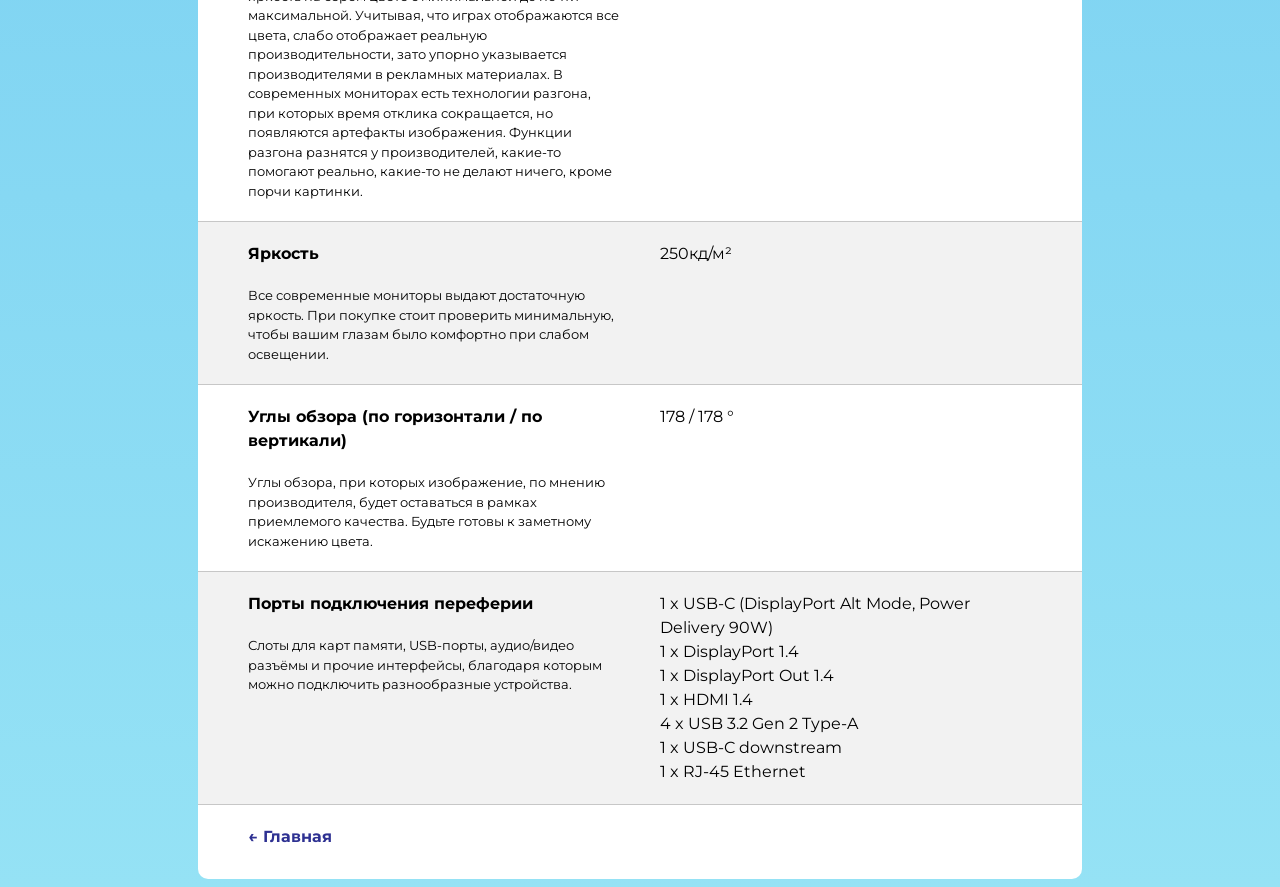
<file: ultra1sharpu2424he.html>
<!DOCTYPE html>
<html lang="en">
<head>
    <meta charset="UTF-8">
    <meta name="viewport" content="width=device-width, initial-scale=1.0">
    <title>Document</title>
    <link rel="stylesheet" href="style_for_char.css">
    <link rel="preconnect" href="https://fonts.googleapis.com">
    <link rel="preconnect" href="https://fonts.gstatic.com" crossorigin>
    <link href="https://fonts.googleapis.com/css2?family=Montserrat:wght@400;700&display=swap" rel="stylesheet">

</head>
<body>
    <main>
        <div class="line">

            <h1>Dell UltraSharp U2424HE - характеристики</h1>
            <h2>Информация о модели</h2>
            <div class="container">
                <div class="box">
                    <p class="text">Фирма / бренд / производитель</p>
                    <p class="small_text">Название компании-производителя. Также вы можете посмотреть всю продукцию, нажав на название.</p>
                </div>
                <div class="box">
                    <p>Dell</p>
                </div>
            </div>
            <div class="container gr">
                <div class="box">
                    <p class="text">Модель</p>
                    <p class="small_text">Наименование, под которым устройство появляется в магазинах.</p>
                </div>
                <div class="box">
                    <p>UltraSharp U2424HE</p>
                </div>
            </div>
            <div class="container">
                <div class="box">
                    <p class="text">Год выпуска</p>
                    <p class="small_text"></p>
                </div>
                <div class="box">
                    <p>2024</p>
                </div>
            </div>

            <h2>Характеристики монитора</h2>

            <div class="container">
                <div class="box">
                    <p class="text">Диагональ матрицы</p>
                    <p class="small_text"></p>
                </div>
                <div class="box">
                    <p>23.8"</p>
                </div>
            </div>

            <div class="container gr">
                <div class="box">
                    <p class="text">Разрешение</p>
                    <p class="small_text">Одна из основных характеристик, совместно с диагональю влияющая на качество изображения. При одновременно большой диагонали и низком разрешении картинка на экране будет некачественной, шрифты рыхлыми, будут заметны крупные пиксели. При небольшой диагонали и высоком разрешении качество повышается, но уменьшается размер элементов и шрифтов, что требует включения масштабирования на компьютере. Напрямую влияет на требовательность к видеокарте.
                    </p>
                </div>
                <div class="box">
                    <p>1920x1080 Full HD (FHD) / 1080p</p>
                </div>
            </div>

            <div class="container">
                <div class="box">
                    <p class="text">Тип матрицы</p>
                    <p class="small_text">Важная характеристика. Существует 3 основных типа матриц: TN, IPS, VA и их вариации. Также некоторые производители дают свои названия, например, PLS. Каждому виду присущи свои достоинства и недостатки, выбирайте, исходя из своих требований. Нажмите, чтобы найти мониторы с аналогичной матрицей.
                    </p>
                </div>
                <div class="box">
                    <p>IPS Black</p>
                </div>
            </div>

            <div class="container gr">
                <div class="box">
                    <p class="text">Максимальная вертикальная частота обновления</p>
                    <p class="small_text">Важное для геймеров значение. Показывает, сколько раз в секунду обновляется изображение на матрице. Чем выше частота обновления, тем плавнее и комфортнее играть. Самые простые мониторы выдают 60 Гц, бюджетные игровые 120 Гц, самые топовые - 240, 360 и даже выше. Всё большую популярность обретает промежуточный вариант 144 Гц. Важно подобрать видеокарту, стабильно выдающую число кадров, равное частоте монитора, иначе никаких улучшений вы не почувствуете.
                    </p>
                </div>
                <div class="box">
                    <p>120Гц</p>
                </div>
            </div>

            <div class="container">
                <div class="box">
                    <p class="text">Минимальное время отклика GtG (Grey to Grey)</p>
                    <p class="small_text">Матрицы с высоким временем отклика "порадуют" вас шлейфами в динамичных сценах фильмов с играми. GtG - время, за которое матрица переключает яркость на сером цвете с минимальной до почти максимальной. Учитывая, что играх отображаются все цвета, слабо отображает реальную производительности, зато упорно указывается производителями в рекламных материалах. В современных мониторах есть технологии разгона, при которых время отклика сокращается, но появляются артефакты изображения. Функции разгона разнятся у производителей, какие-то помогают реально, какие-то не делают ничего, кроме порчи картинки.
                    </p>
                </div>
                <div class="box">
                    <p>5мс</p>
                </div>
            </div>

            <div class="container gr">
                <div class="box">
                    <p class="text">Яркость</p>
                    <p class="small_text">Все современные мониторы выдают достаточную яркость. При покупке стоит проверить минимальную, чтобы вашим глазам было комфортно при слабом освещении.</p>
                </div>
                <div class="box">
                    <p>250кд/м²</p>
                </div>
            </div>

            <div class="container">
                <div class="box">
                    <p class="text">Углы обзора (по горизонтали / по вертикали)</p>
                    <p class="small_text">Углы обзора, при которых изображение, по мнению производителя, будет оставаться в рамках приемлемого качества. Будьте готовы к заметному искажению цвета.</p>
                </div>
                <div class="box">
                    <p>178 / 178 °</p>
                </div>
            </div>

            <div class="container gr">
                <div class="box">
                    <p class="text">Порты подключения переферии</p>
                    <p class="small_text">Слоты для карт памяти, USB-порты, аудио/видео разъёмы и прочие интерфейсы, благодаря которым можно подключить разнообразные устройства.</p>
                </div>
                <div class="box">
                    <p>
                        1 x USB-C (DisplayPort Alt Mode, Power Delivery 90W)<br>
                        1 x DisplayPort 1.4<br>
                        1 x DisplayPort Out 1.4<br>
                        1 x HDMI 1.4<br>
                        4 x USB 3.2 Gen 2 Type-A<br>
                        1 x USB-C downstream<br>
                        1 x RJ-45 Ethernet
                    </p>
                </div>
            </div>
            <div class="container">
                <div class="box">
                    <p><a href="index.html" class="link">&larr; Главная</a></p>
                </div>
            </div>
        </div>
    </main>
</body>
</html>
</file>
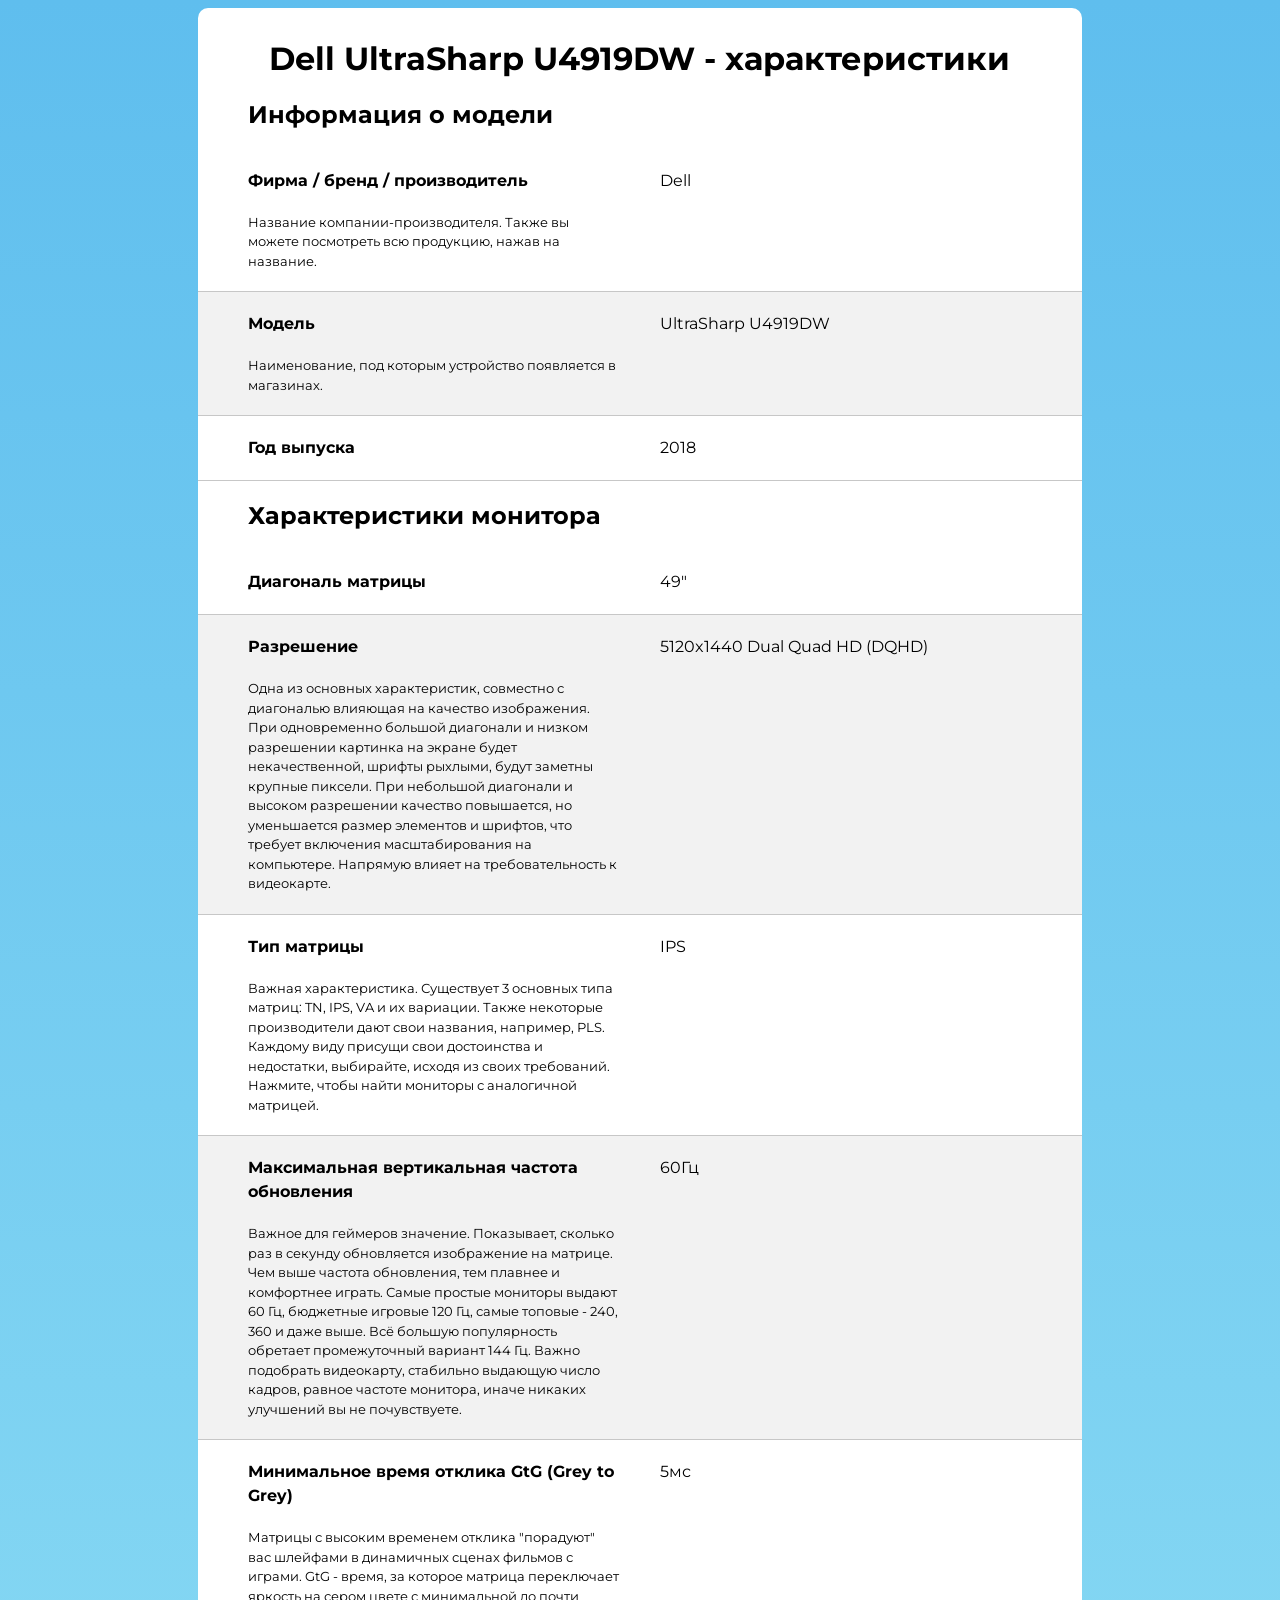
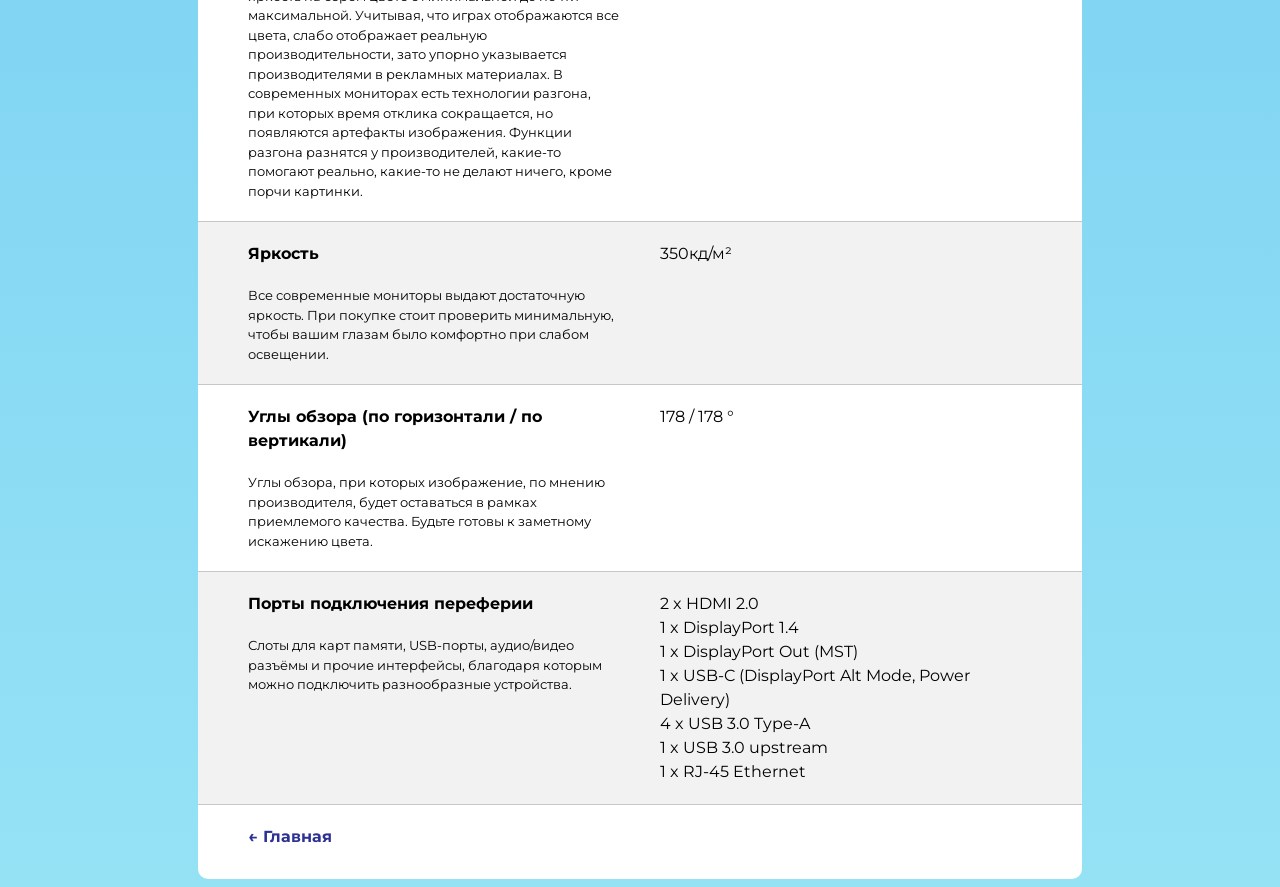
<file: Ultra2SharpU4919DW.html>
<!DOCTYPE html>
<html lang="en">
<head>
    <meta charset="UTF-8">
    <meta name="viewport" content="width=device-width, initial-scale=1.0">
    <title>Document</title>
    <link rel="stylesheet" href="style_for_char.css">
    <link rel="preconnect" href="https://fonts.googleapis.com">
    <link rel="preconnect" href="https://fonts.gstatic.com" crossorigin>
    <link href="https://fonts.googleapis.com/css2?family=Montserrat:wght@400;700&display=swap" rel="stylesheet">

</head>
<body>
    <main>
        <div class="line">

            <h1>Dell UltraSharp U4919DW - характеристики</h1>
            <h2>Информация о модели</h2>

            <div class="container">
                <div class="box">
                    <p class="text">Фирма / бренд / производитель</p>
                    <p class="small_text">Название компании-производителя. Также вы можете посмотреть всю продукцию, нажав на название.</p>
                </div>
                <div class="box">
                    <p>Dell</p>
                </div>
            </div>

            <div class="container gr">
                <div class="box">
                    <p class="text">Модель</p>
                    <p class="small_text">Наименование, под которым устройство появляется в магазинах.</p>
                </div>
                <div class="box">
                    <p>UltraSharp U4919DW</p>
                </div>
            </div>

            <div class="container">
                <div class="box">
                    <p class="text">Год выпуска</p>
                    <p class="small_text"></p>
                </div>
                <div class="box">
                    <p>2018</p>
                </div>
            </div>

            <h2>Характеристики монитора</h2>

            <div class="container">
                <div class="box">
                    <p class="text">Диагональ матрицы</p>
                    <p class="small_text"></p>
                </div>
                <div class="box">
                    <p>49"</p>
                </div>
            </div>

            <div class="container gr">
                <div class="box">
                    <p class="text">Разрешение</p>
                    <p class="small_text">Одна из основных характеристик, совместно с диагональю влияющая на качество изображения. При одновременно большой диагонали и низком разрешении картинка на экране будет некачественной, шрифты рыхлыми, будут заметны крупные пиксели. При небольшой диагонали и высоком разрешении качество повышается, но уменьшается размер элементов и шрифтов, что требует включения масштабирования на компьютере. Напрямую влияет на требовательность к видеокарте.
                    </p>
                </div>
                <div class="box">
                    <p>5120x1440 Dual Quad HD (DQHD)</p>
                </div>
            </div>

            <div class="container">
                <div class="box">
                    <p class="text">Тип матрицы</p>
                    <p class="small_text">Важная характеристика. Существует 3 основных типа матриц: TN, IPS, VA и их вариации. Также некоторые производители дают свои названия, например, PLS. Каждому виду присущи свои достоинства и недостатки, выбирайте, исходя из своих требований. Нажмите, чтобы найти мониторы с аналогичной матрицей.
                    </p>
                </div>
                <div class="box">
                    <p>IPS</p>
                </div>
            </div>

            <div class="container gr">
                <div class="box">
                    <p class="text">Максимальная вертикальная частота обновления</p>
                    <p class="small_text">Важное для геймеров значение. Показывает, сколько раз в секунду обновляется изображение на матрице. Чем выше частота обновления, тем плавнее и комфортнее играть. Самые простые мониторы выдают 60 Гц, бюджетные игровые 120 Гц, самые топовые - 240, 360 и даже выше. Всё большую популярность обретает промежуточный вариант 144 Гц. Важно подобрать видеокарту, стабильно выдающую число кадров, равное частоте монитора, иначе никаких улучшений вы не почувствуете.
                    </p>
                </div>
                <div class="box">
                    <p>60Гц</p>
                </div>
            </div>

            <div class="container">
                <div class="box">
                    <p class="text">Минимальное время отклика GtG (Grey to Grey)</p>
                    <p class="small_text">Матрицы с высоким временем отклика "порадуют" вас шлейфами в динамичных сценах фильмов с играми. GtG - время, за которое матрица переключает яркость на сером цвете с минимальной до почти максимальной. Учитывая, что играх отображаются все цвета, слабо отображает реальную производительности, зато упорно указывается производителями в рекламных материалах. В современных мониторах есть технологии разгона, при которых время отклика сокращается, но появляются артефакты изображения. Функции разгона разнятся у производителей, какие-то помогают реально, какие-то не делают ничего, кроме порчи картинки.
                    </p>
                </div>
                <div class="box">
                    <p>5мс</p>
                </div>
            </div>

            <div class="container gr">
                <div class="box">
                    <p class="text">Яркость</p>
                    <p class="small_text">Все современные мониторы выдают достаточную яркость. При покупке стоит проверить минимальную, чтобы вашим глазам было комфортно при слабом освещении.</p>
                </div>
                <div class="box">
                    <p>350кд/м²</p>
                </div>
            </div>

            <div class="container">
                <div class="box">
                    <p class="text">Углы обзора (по горизонтали / по вертикали)</p>
                    <p class="small_text">Углы обзора, при которых изображение, по мнению производителя, будет оставаться в рамках приемлемого качества. Будьте готовы к заметному искажению цвета.</p>
                </div>
                <div class="box">
                    <p>178 / 178 °</p>
                </div>
            </div>

            <div class="container gr">
                <div class="box">
                    <p class="text">Порты подключения переферии</p>
                    <p class="small_text">Слоты для карт памяти, USB-порты, аудио/видео разъёмы и прочие интерфейсы, благодаря которым можно подключить разнообразные устройства.</p>
                </div>
                <div class="box">
                    <p>
                        2 x HDMI 2.0<br>
                        1 x DisplayPort 1.4<br>
                        1 x DisplayPort Out (MST)<br>
                        1 x USB-C (DisplayPort Alt Mode, Power Delivery)<br>
                        4 x USB 3.0 Type-A<br>
                        1 x USB 3.0 upstream<br>
                        1 x RJ-45 Ethernet
                    </p>
                </div>
            </div>

            <div class="container">
                <div class="box">
                    <p><a href="index.html" class="link">&larr; Главная</a></p>
                </div>
            </div>
        </div>
    </main>
</body>
</html>
</file>
<file: styles.css>
html, body {
  margin: 0;
}

body{
    background: linear-gradient(to right, rgb(218, 213, 213), gray);
    font-family: 'montserrat', Arial, sans-serif;
    background: linear-gradient(to bottom, #e2f0f7, #d6eff5);
}

header{
    background-color: #BDE5F7;
    display: flex;
    justify-content: center;
    align-items: center;
    height: 500px;
    border-radius: 10px 10px 10px 10px;
    box-shadow: 0 2px 5px rgba(0, 0, 0, 0.1);
    font-weight: 700;
}

.hcontainer{

    width: 70%;
    display: flex;
    flex-wrap: wrap;
    padding: 50px;
    margin: 0 auto;
    gap: 30px;
    justify-content: center;
}

.menu{
    width: 50%;
}
.menu h1{
    color: #2E3192;
    text-align: center;
    text-shadow: 2px 2px 15px rgb(172, 159, 159);
    font-weight: bold;
    margin-top: 50px;
}
.menu p{
    color: #2E3192;
    text-align: center;
    text-shadow: 1px 1px 10px rgb(155, 154, 154);
}

.menu a {
    color: #2E3192;
    text-decoration: none;
}

.menu a:hover {
    color: #6f73df;
}

.container .text{
    margin: auto 0;
}

.container{
    display: flex;
    flex-direction: row;
    background: linear-gradient(
        to right,
        rgb(184, 229, 247) 0%,
        rgb(241, 241, 241) 50%,
        rgb(184, 229, 247) 100%
    );
    background-size: 200% 100%;
    background-position: left;
    transition: background-position 0.5s ease;
    border-radius: 30px;
    color: rgb(104, 87, 87);
    width: 1400px;
    margin: 0 auto;
    margin-top: 30px;
}
.container:hover {
    background-position: right;
}

.container.c2{
    display: flex;
    flex-direction: row;
    height: 500px;
    border-radius: 30px;
    color: rgb(104, 87, 87);
    width: 1400px;
    margin: 0 auto;
    margin-top: 30px;
    text-align: right;
    background-position: right;
}
.container.c2:hover {
    background-position: left;
}

.container .img{
    margin: auto 0;
}

.container div{
    padding: 20px;
}

.next {
  margin-top: 30px;
  background: rgb(104, 87, 87);
  color: rgb(255, 255, 255);
  border: none;
  padding: 15px 20px;
  font-size: 18px;
  font-weight: 700;
  cursor: pointer;
  border-radius: 2px;
  transition: 0.3s;
}

.next:hover {
  background: #192b3f;
}
</file>
<file: catalog.css>
html, body {
  margin: 0;
}

body {
      font-family: 'montserrat', Arial, sans-serif;
      background: linear-gradient(to bottom, #e2f0f7, #d6eff5);
    }

.container{

    width: 70%;
    display: flex;
    flex-wrap: wrap;
    padding: 50px;
    margin: 0 auto;
    gap: 30px;
    justify-content: center;
}

header{
    background-color: #BDE5F7;
    display: flex;
    justify-content: center;
    align-items: center;
    height: 500px;
    border-radius: 10px 10px 10px 10px;
    box-shadow: 0 2px 5px rgba(0, 0, 0, 0.1);
    font-weight: 700;
}


.menu{
    width: 50%;
}
.menu h1{
    color: #2E3192;
    text-align: center;
    text-shadow: 2px 2px 15px rgb(172, 159, 159);
    font-weight: bold;
    margin-top: 50px;
}
.menu p{
    color: #2E3192;
    text-align: center;
    text-shadow: 1px 1px 10px rgb(155, 154, 154);
}

.menu a {
    color: #2E3192;
    text-decoration: none;
}

.menu a:hover {
    color: #6f73df;
}

.box{
    border: 4px outset #6d71f3;
    border-radius: 10px;
    width: 20%;
    padding: 10px;
    background-color: rgb(255, 255, 255);
    transition: 0.2s ease-in-out;
}

.box:hover{
    border: 4px outset #181da3;
    transform: scale(1,2);

}
.box img{
    width: 100%;
    height: 200px;
}
.box p {
    text-align: center;
    font-weight: 700;
}
.box a{
    display: block;
    text-align: center;
    font-weight: 700;
    text-decoration: none;
    color: #2E3192;
}

.box a:hover{
    color: #7f83e4;
}
</file>
<file: style_for_char.css>
body {
      font-family: 'montserrat', Arial, sans-serif;
      background: linear-gradient(to bottom, #5fbeee, #95e2f5);
    }

.line{
    width: 70%;
    margin: 0 auto;
    padding: 10px 0px;
    background-color: white;
    border-radius: 10px;
}

.container{
    display: flex;
    flex-direction: row;
    flex-wrap: wrap;
    border-bottom: 1px solid rgb(199, 199, 199);
    gap: 40px;
    justify-content: space-between;
    padding: 0 50px;
}

.box {
    flex-basis: 40%;
    line-height: 1.5;
    flex-grow: 1;
}

.box p{
    margin: 20px 0;
}

.text{
    font-weight: bold;
}
.small_text{
    font-size: small;
}

.box.gr {
    background-color: rgb(242, 242, 242);
}

.container.gr {
    background-color: rgb(242, 242, 242);
    border-bottom: 1px solid rgb(199, 199, 199);
}

.container:last-of-type {
    border-bottom: none;
}

h1{
    text-align: center;
}

h2{
    padding-left: 50px;
}

.link {
    display: inline-block;
    text-decoration: none;
    color: #2E3192;
    font-weight: 700;
}

.link:hover {
    color: #7f83e4;
}
</file>
<file: form.css>
body {
  font-family: "Montserrat", sans-serif;
  background: linear-gradient(to bottom, #e2f0f7, #d6eff5);
  height: 1300px;
}

.main {
  width: 100%;
  max-width: 1000px;
  margin: 40px auto;
  padding: 0 20px;
}

.main h1 {
  font-size: 50px;
  font-weight: 300;
  margin-bottom: 80px;
}

.form-row {
  display: flex;
  gap: 20px;
  margin-bottom: 35px;
}

.form {
  width: 100%;
}

label {
  display: block;
  font-size: 18px;
  margin-bottom: 15px;
}

input,
textarea {
  width: 100%;
  border: 1px solid #b1b1b1;
  background: transparent;
  padding: 15px;
}

.send {
  margin-top: 30px;
  background: #5387be;
  color: #fff;
  border: none;
  padding: 15px 20px;
  font-size: 18px;
  font-weight: 700;
  cursor: pointer;
  border-radius: 2px;
  transition: 0.3s;
}

.send:hover {
  background: #192b3f;
}
</file>
